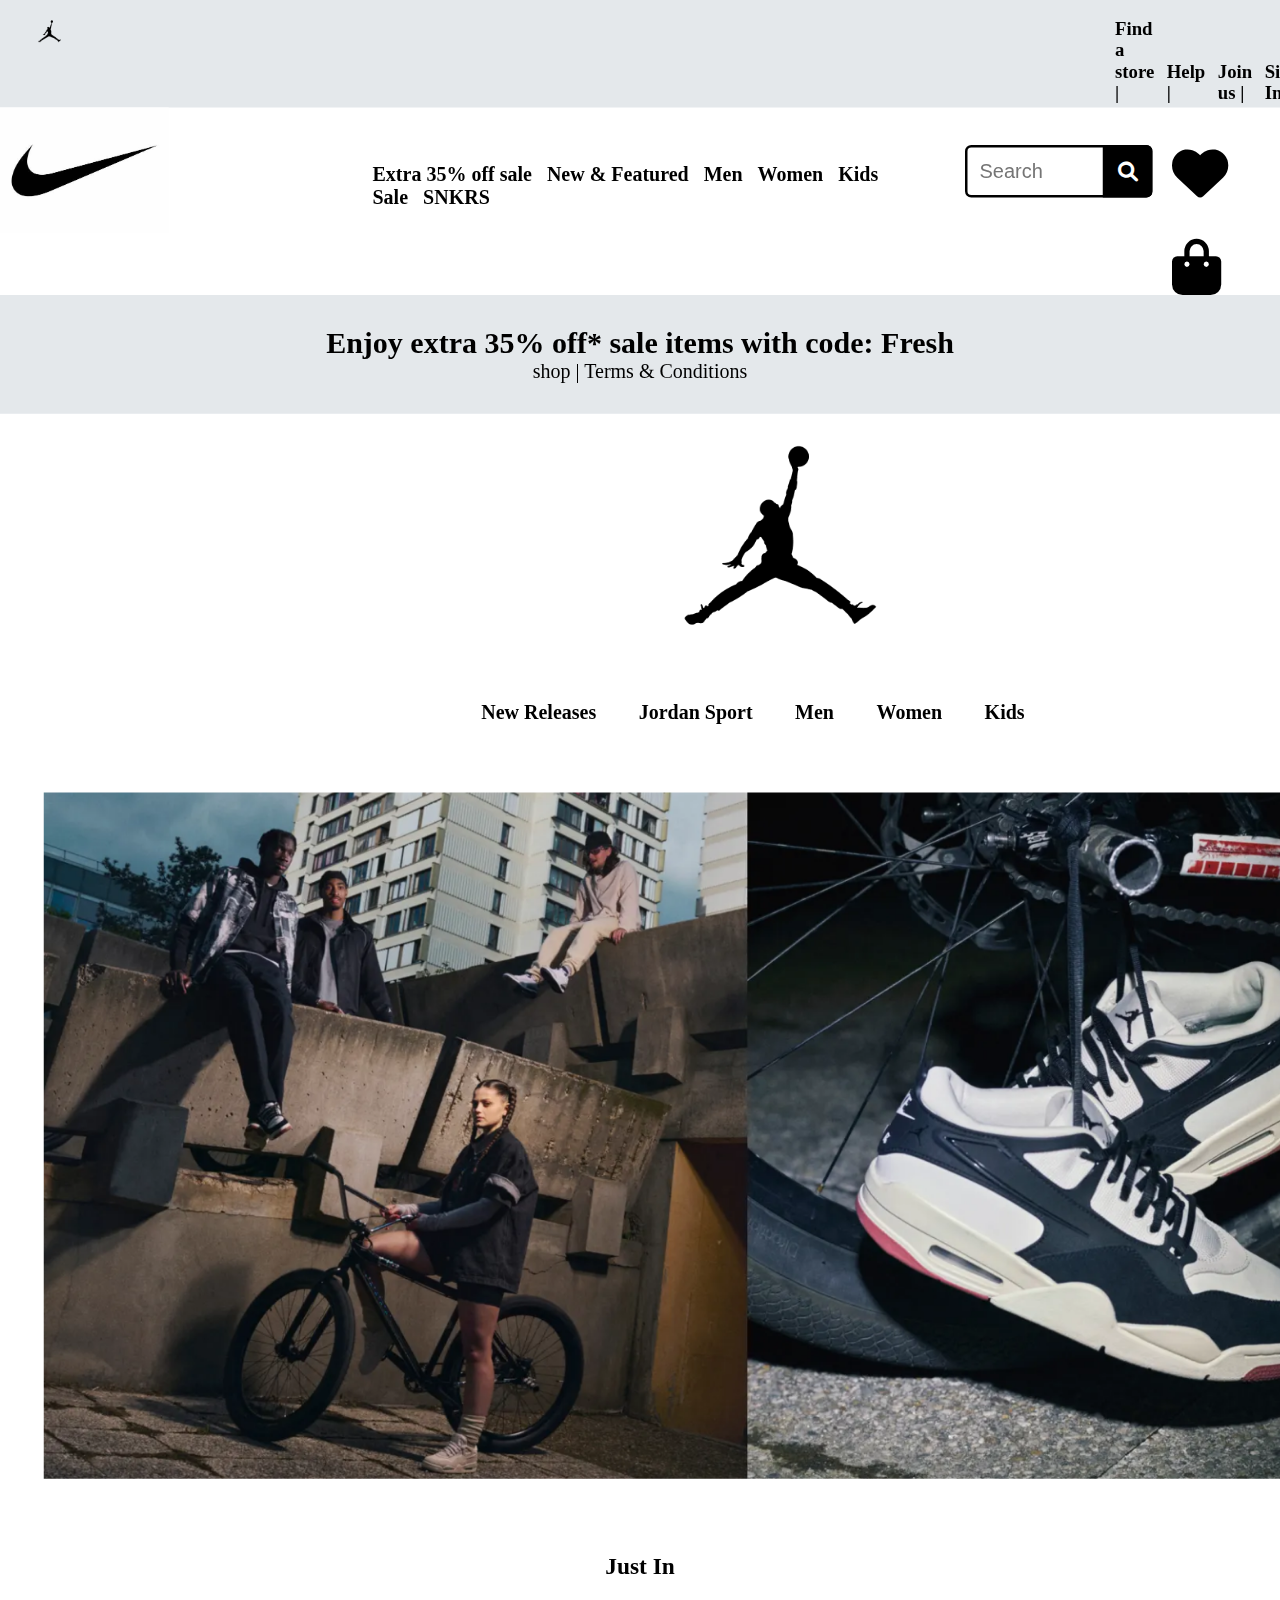
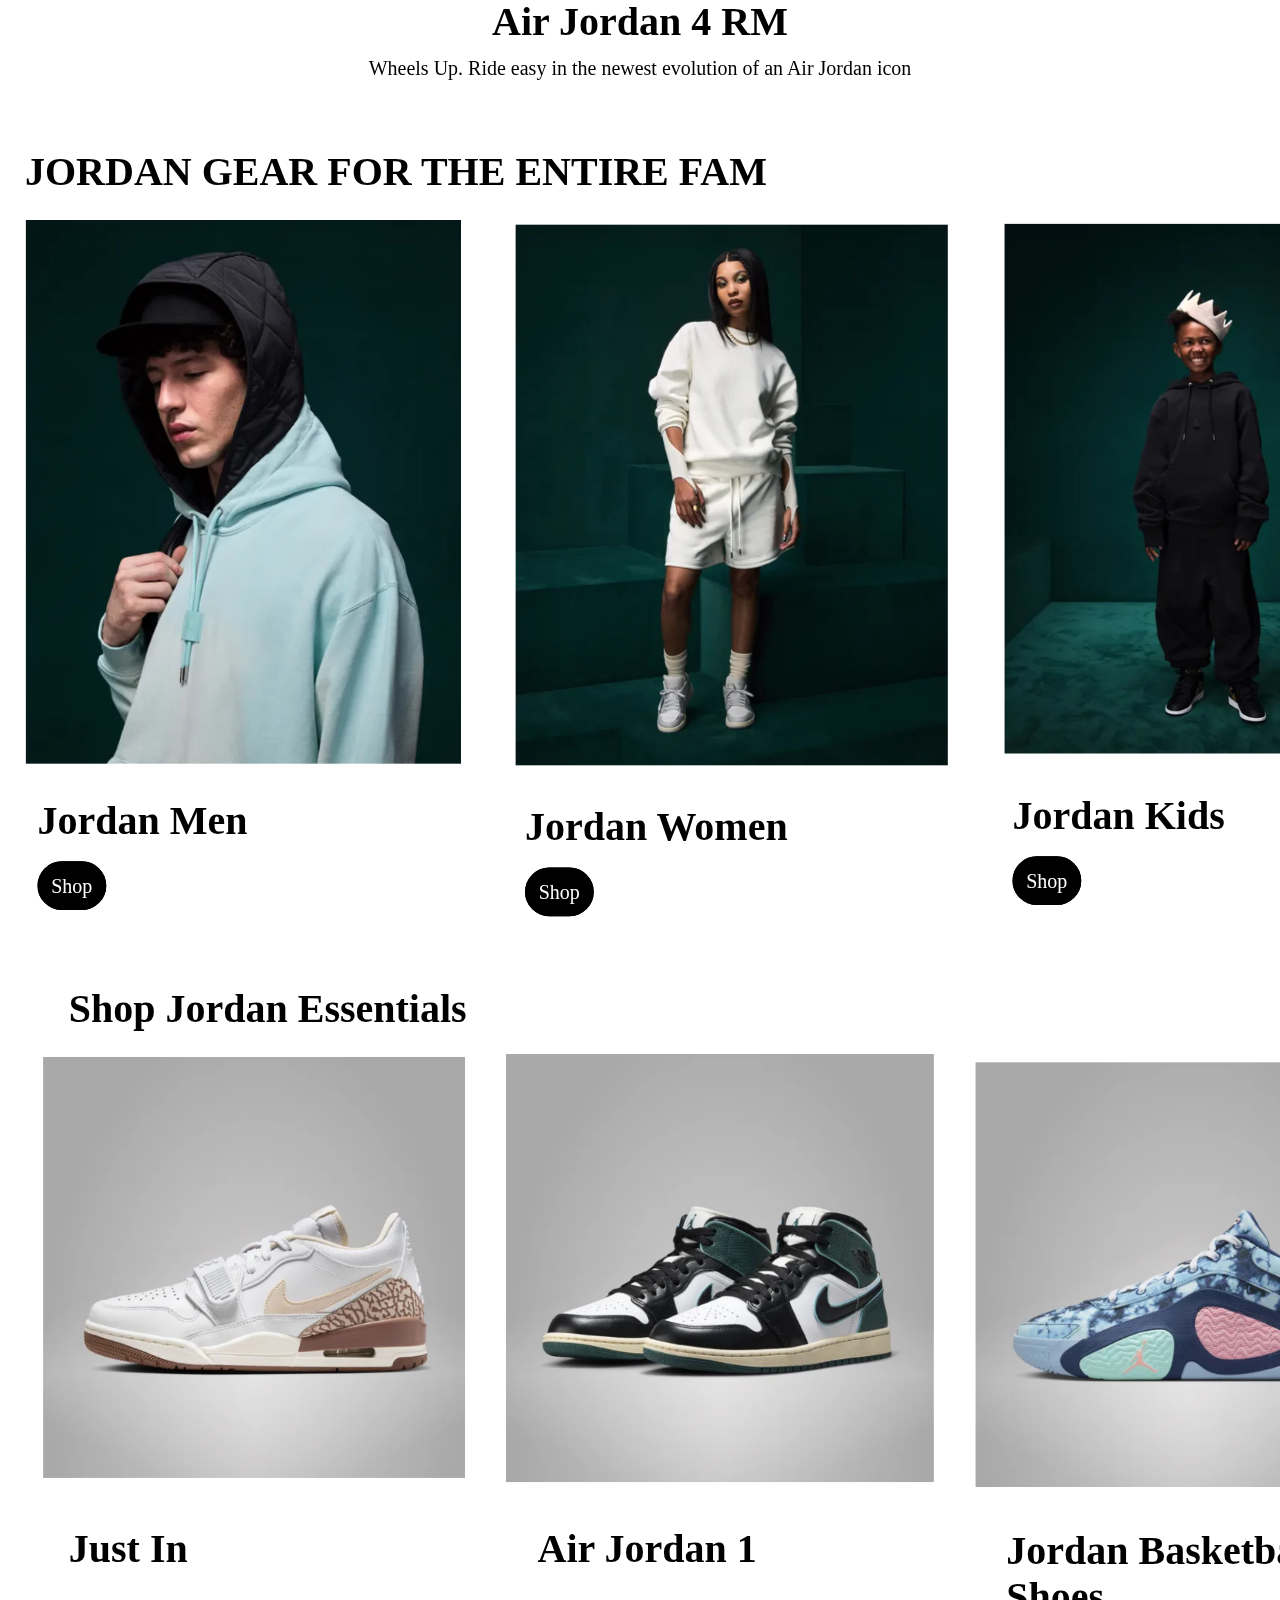
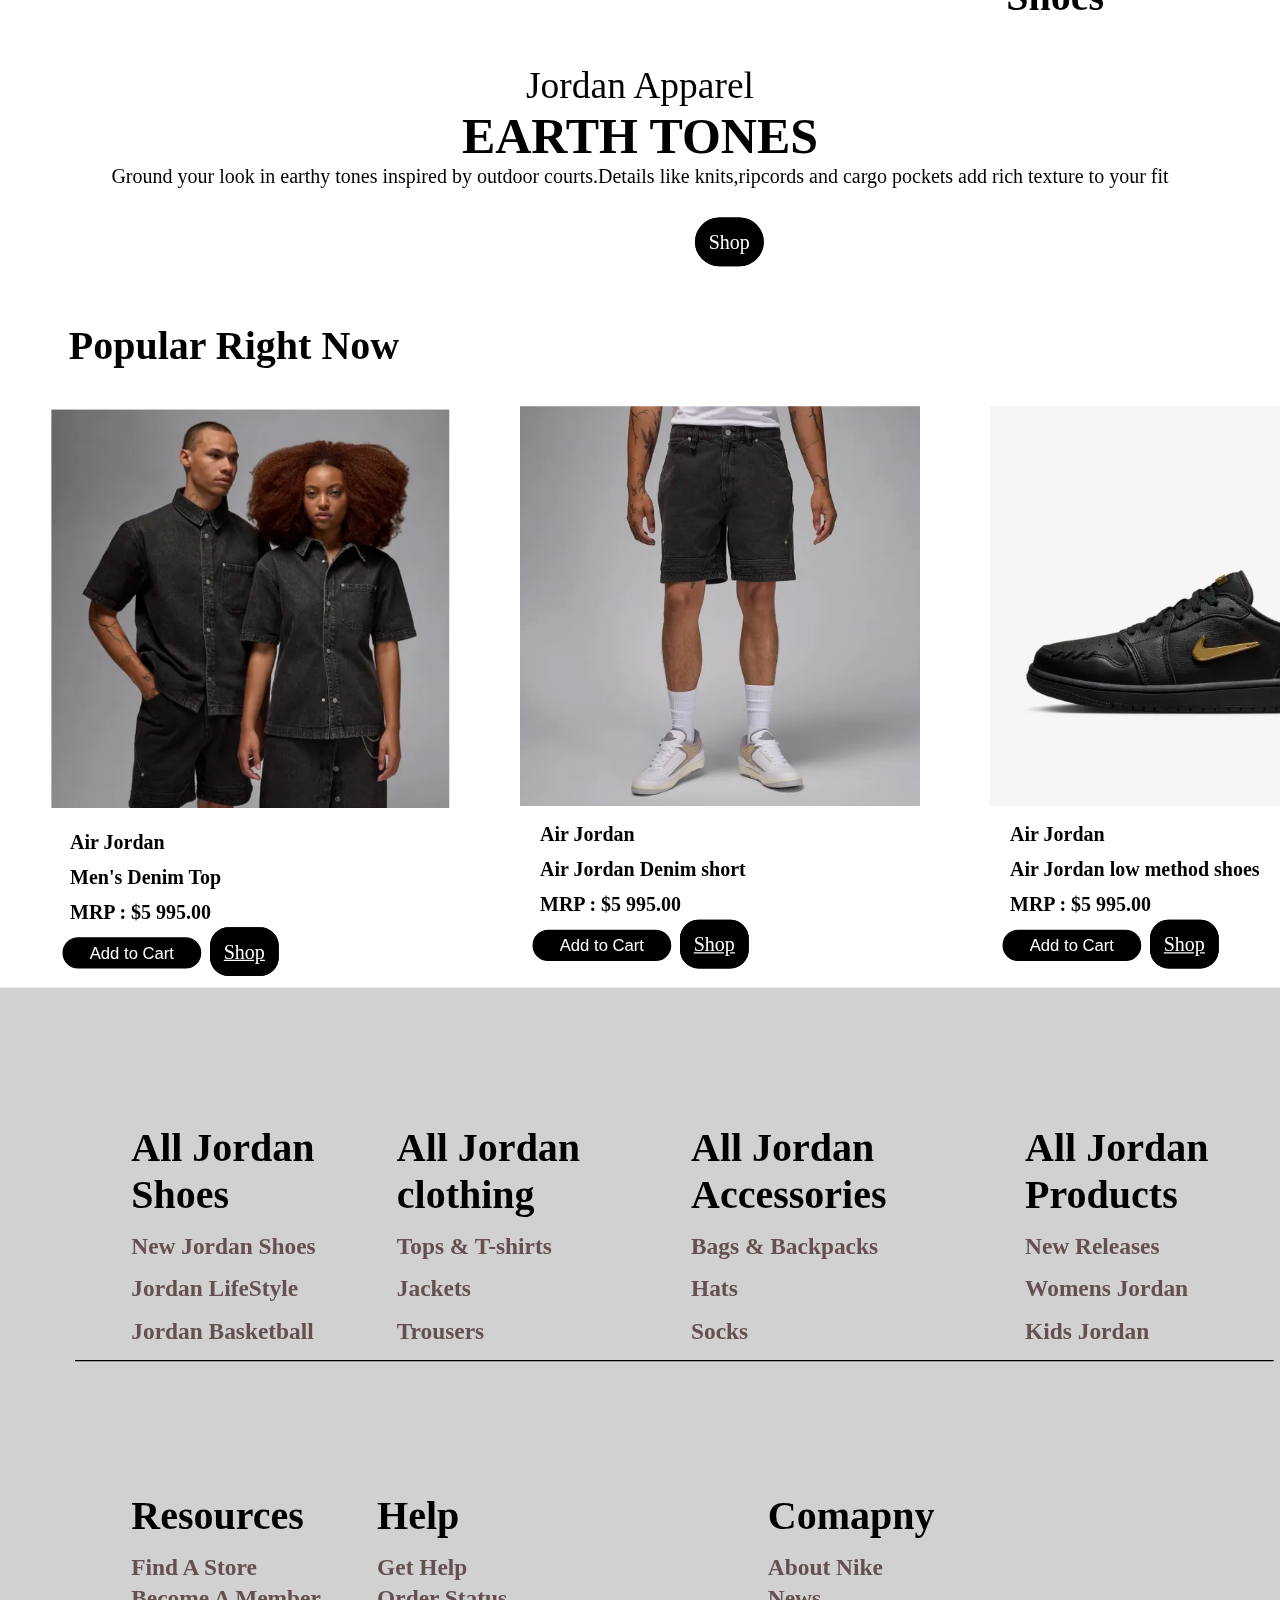
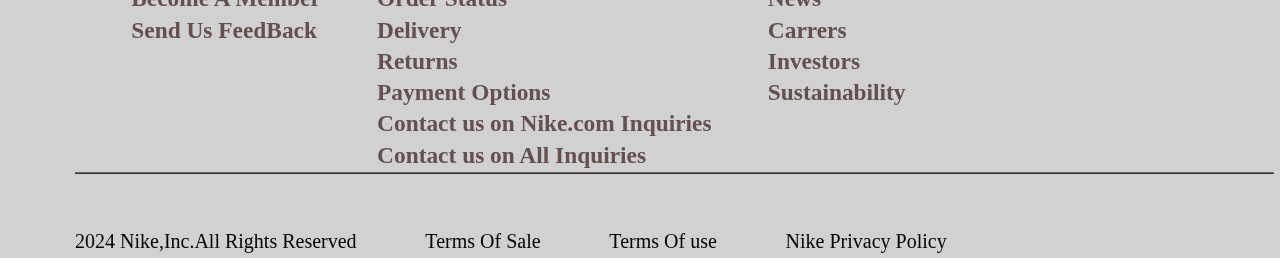
<file: index.html>
<!DOCTYPE html>
<html lang="en">
<head>
    <meta charset="UTF-8">
    <meta name="viewport" content="width=device-width, initial-scale=1.0">
    <link rel="stylesheet" href="Style.css">
    <link rel="stylesheet" href="https://cdnjs.cloudflare.com/ajax/libs/font-awesome/6.0.0-beta3/css/all.min.css">


    <title>Nike/Jordan</title>
    <style>
        body {
            transform: scale(1.25);
            transform-origin: top left; /* Scale from the top left corner */
            width: 80%; /* Adjust the width to fit the viewport */
            overflow-x: hidden; /* Prevent horizontal overflow */
        }
    </style>
</head>
<body>
    <section class="top1">
        <div class="logo">
            <a href="index.html">

            <img src="Air-Jordan-Logo-1 (1).png" >
            </a>
        </div>
        <div class="notch">
                <a href="#">Find a store |</a>
                <a href="#">Help |</a>
                <a href="#">Join us      |</a>
                <a href="signuppage.html">Sign In</a>
        </div>
    </section>
        <Section class="top2">
            <div class="logo2nike">
                <img src="OIP.jpeg">
            </div>
            <div class="notch2">
                <a href="#">Extra 35% off sale</a>
                <a href="#">New & Featured</a>
                <a href="#">Men</a>
                <a href="#">Women</a>
                <a href="#">Kids</a>
                <a href="#">Sale</a>
                <a href="#">SNKRS</a>
            </div>
            <div class="search">
                <input type="text" placeholder="Search" field="required">
                <i class="fas fa-search"></i>
            </div>
            <div class="wishlist">
                <i class="fas fa-heart"></i>
                <i class="fas fa-shopping-bag" id="cart-toggle"></i>
                
            </div>

           

        </Section>


<section class="top3">
    <div class="notch3">
        <h2 class="header">Enjoy extra 35% off* sale items with code: Fresh</h2>
        <p class="para">shop | Terms & Conditions</p>
    </div>
</section>

<section class="top4">
    <div class="logo3">
        <img src="Air-Jordan-Logo-1 (1).png">
    </div>
</section>

<section class="top5">
    <div class="notch4">
            <a href="#">New Releases</a>
            <a href="#">Jordan Sport</a>
            <a href="#">Men</a>
            <a href="#">Women</a>
            <a href="#">Kids</a>

    </div>
</section>

<section class="imagesection">

            <img src="Screenshot 2024-08-28 182946.png">


</section>


<section class="typo">
<div class="air4">

    <h3 class="so">Just In</h3>
    <h1 class="what">Air Jordan 4 RM</h1>
    <p class="re">Wheels Up. Ride easy in the newest evolution of an Air Jordan icon</p>
</div>

</section>

<section class="mainsection">
<div class="title">
    <h1>JORDAN GEAR FOR THE ENTIRE FAM</h1>
</div>
<div class="ramp">
<div class="img1">
    <img src="Screenshot 2024-08-28 190919.png">
    <h1>Jordan Men</h1>
    <a href="#">Shop</a>
</div>
<div class="img1">
    <img src="sad.png">
    <h1>Jordan Women</h1>
    <a href="#">Shop</a>
    
</div>
<div class="img1">
    <img src="child.png">
    <h1>Jordan Kids</h1>
    <a href="#">Shop</a>
</div>
</div>
</section>

<section class="essentials">
    <div class="essettitle">
            <h1>Shop Jordan Essentials</h1>
        </div>
        <div class="essentimages">
            <div class="img2">
                <img src="justin.png">
                <h1>Just In</h1>
            </div>
            <div class="img2">
                <img src="air jordan.png">
                <h1>Air Jordan 1 </h1>
            </div>
            <div class="img2">
                <img src="new.png">
                <h1>Jordan Basketball Shoes</h1>
            </div>
            <div class="img2">
                <img src="shirts.png">
                <h1>Complete Look</h1>
            </div>
        </div>
</section>


<section class="appeal">
    <div class="line1">
        <p>Jordan Apparel</p>
    </div>
    <div class="line2">
        <p>EARTH TONES</p>
    </div>
    <div class="line3">
        <p>Ground your look in earthy tones inspired by outdoor courts.Details like knits,ripcords and cargo pockets add rich texture to your fit</p>
    </div>
    <div class="line4">
        <a href="#">Shop</a>
    </div>

</section>


<div class="pop">
    <h1>Popular Right Now</h1>
</div>
<section class="popular">
    
<!-- <div classs="allpopular"> -->
<div class="image1">
    <img src="Screenshot 2024-08-28 210702.png">
    <p>Air Jordan</p>
    <p>Men's Denim Top</p>
    <p>MRP : $5 995.00</p>
    <button class="add-to-cart" onclick="addToCart('Mens Denim Top', 5995.00,'Screenshot 2024-08-28 210702.png')">Add to Cart</button>
    <a href="shopdress1.html">Shop</a>
    
</div>
<div class="image1">
    <img src="air-jordan-denim-shorts-rgKjjq.png">
    <p>Air Jordan</p>
    <p>Air Jordan Denim short</p>
    <p>MRP : $5 995.00</p>
    <button class="add-to-cart" onclick="addToCart('Air Jordan Denim short', 1999.00,'air-jordan-denim-shorts-rgKjjq.png')">Add to Cart</button>
    <a href="shopdress2.html">Shop</a>
</div>
<div class="image1">
    <img src="air-jordan-1-low-method-of-make-shoes-m6FCTq.png">
    <p>Air Jordan</p>
    <p>Air Jordan low method shoes</p>
    <p>MRP : $5 995.00</p>
    <button class="add-to-cart" onclick="addToCart('Air Jordan low method shoes', 1999.00,'air-jordan-1-low-method-of-make-shoes-m6FCTq.png')">Add to Cart</button>
    <a href="shopdress3.html">Shop</a>
   
</div>
<div class="image1">
    <img src="luka-3-pf-speedway-basketball-shoes-XXCxmh.png">
    <p>Air Jordan</p>
    <p>luka-3 Basketball shoes</p>
    <p>MRP : $5 995.00</p>
    <button class="add-to-cart" onclick="addToCart('luka-3 Basketball shoes', 1999.00,'luka-3-pf-speedway-basketball-shoes-XXCxmh.png')">Add to Cart</button>
    
  
</div>

<div class="image1">
    <img src="air-jordan-1-mid-shoes-SQf7DM.png">
    <p>Air Jordan</p>
    <p>Air Jordan mid shoes</p>
    <p>MRP : $5 995.00</p>
    <button class="add-to-cart" onclick="addToCart('Air Jordan mid shoes',1999.00,'air-jordan-1-mid-shoes-SQf7DM.png')">Add to Cart</button>
   

</div>
<div class="image1">
    <img src="luka-3-pf-team-bank-basketball-shoes-R98G8D.png">
    <p>Air Jordan</p>
    <p>Team Bank Basketball Shoes</p>
    <p>MRP : $5 995.00</p>
    <button class="add-to-cart" onclick="addToCart('Team Bank Basketball Shoes', 1999.00,'luka-3-pf-team-bank-basketball-shoes-R98G8D.png')">Add to Cart</button>
  
</div>
<div class="image1">
    <img src="jordan-super-play-slides-Cfj5Q4.png">
    <p>Air Jordan</p>
    <p>Jordan super Play slides</p>
    <p>MRP : $5 995.00</p>
    <button class="add-to-cart" onclick="addToCart('Jordan super Play slides', 1999.00,'jordan-super-play-slides-Cfj5Q4.png')">Add to Cart</button>
    
</div>
<div class="image1">
    <img src="air-jordan-1-low-shoes-6Q1tFM.png">
    <p>Air Jordan</p>
    <p>Air Jordan Low Shoes</p>
    <p>MRP : $5 995.00</p>
    <button class="add-to-cart" onclick="addToCart('Air Jordan Low Shoes', 1999.00,'air-jordan-1-low-shoes-6Q1tFM.png')">Add to Cart</button>
  
</div>
<div class="image1">
    <img src="jordan-mvp-jumpman-t-shirt-5c24Ff.png">
    <p>Air Jordan</p>
    <p>Jordan MVP Jumpman T-shirt</p>
    <p>MRP : $5 995.00</p>
    <button class="add-to-cart" onclick="addToCart('Jordan MVP Jumpman T-shirt', 1999.00,'jordan-mvp-jumpman-t-shirt-5c24Ff.png')">Add to Cart</button>
   
    

</div>
<div class="image1">
    <img src="jordan-essentials-long-sleeve-rugby-top-bhFlZ4.png">
    <p>Air Jordan</p>
    <p>Jordan Long Sleeves Rubgy Top</p>
    <p>MRP : $5 995.00</p>
    <button class="add-to-cart" onclick="addToCart('Jordan Long Sleeves Rubgy Top', 1999.00,'jordan-essentials-long-sleeve-rugby-top-bhFlZ4.png')">Add to Cart</button>
    
</div>

<!-- </div> -->
</section>


<section class="footer">
    <div class="blanktitle">
        <div class="jordanshoes">
            <h1>All Jordan Shoes</h1>
            <h3>New Jordan Shoes</h3>
            <h3>Jordan LifeStyle</h3>
            <h3>Jordan Basketball</h3>

        </div>
        <div class="jordanshoes">
            <h1>All Jordan clothing</h1>
            <h3>Tops & T-shirts</h3>
            <h3>Jackets</h3>
            <h3>Trousers</h3>

        </div>
        <div class="jordanshoes">
            <h1>All Jordan Accessories</h1>
            <h3>Bags & Backpacks</h3>
            <h3>Hats</h3>
            <h3>Socks</h3>

        </div>
        <div class="jordanshoes">
            <h1>All Jordan Products</h1>
            <h3>New Releases</h3>
            <h3>Womens Jordan</h3>
            <h3>Kids Jordan</h3>

        </div>
    </div>


    <section class="footer2">
            <div class="media">
                    <div class="mediatek">
                        <h1>Resources</h1>
            <h3>Find A Store</h3>
            <h3>Become A Member</h3>
            <h3>Send Us FeedBack</h3>
                    </div>
                    <div class="mediatek">
                        <h1>Help</h1>
            <h3>Get Help</h3>
            <h3>Order Status</h3>
            <h3>Delivery</h3>
            <h3>Returns</h3>
            <h3>Payment Options</h3>
            <h3>Contact us on Nike.com Inquiries</h3>
            <h3>Contact us on All Inquiries</h3>
</div>
                    <div class="mediatek">
                        <h1>Comapny</h1>
            <h3>About Nike</h3>
            <h3>News</h3>
            <h3>Carrers</h3>
            <h3>Investors</h3>
            <h3>Sustainability</h3>
                    </div>



            </div>



    </section>


<section class="footer3">
    <div class="corpo">
        <p>2024 Nike,Inc.All Rights Reserved</p>
        <p>Terms Of Sale</p>
        <p>Terms Of use</p>
        <p>Nike Privacy Policy</p>
    </div>
</section>

</section>
<section class="cart-section" id="cart">
    <div class="cart-header">
        <h2>Your Cart</h2>
        <i class="fas fa-times" id="cart-close"></i>
    </div>
    

    <div id="cart-items"></div>
    <p id="total-price"></p>
    
</section>
<script src="app.js"></script>

<script>
    // Optional: Adjust scroll position after scaling
    window.onload = function() {
        window.scrollTo(0, 0); // Scroll to top after loading
    };
</script>


</body>
</html>
</file>
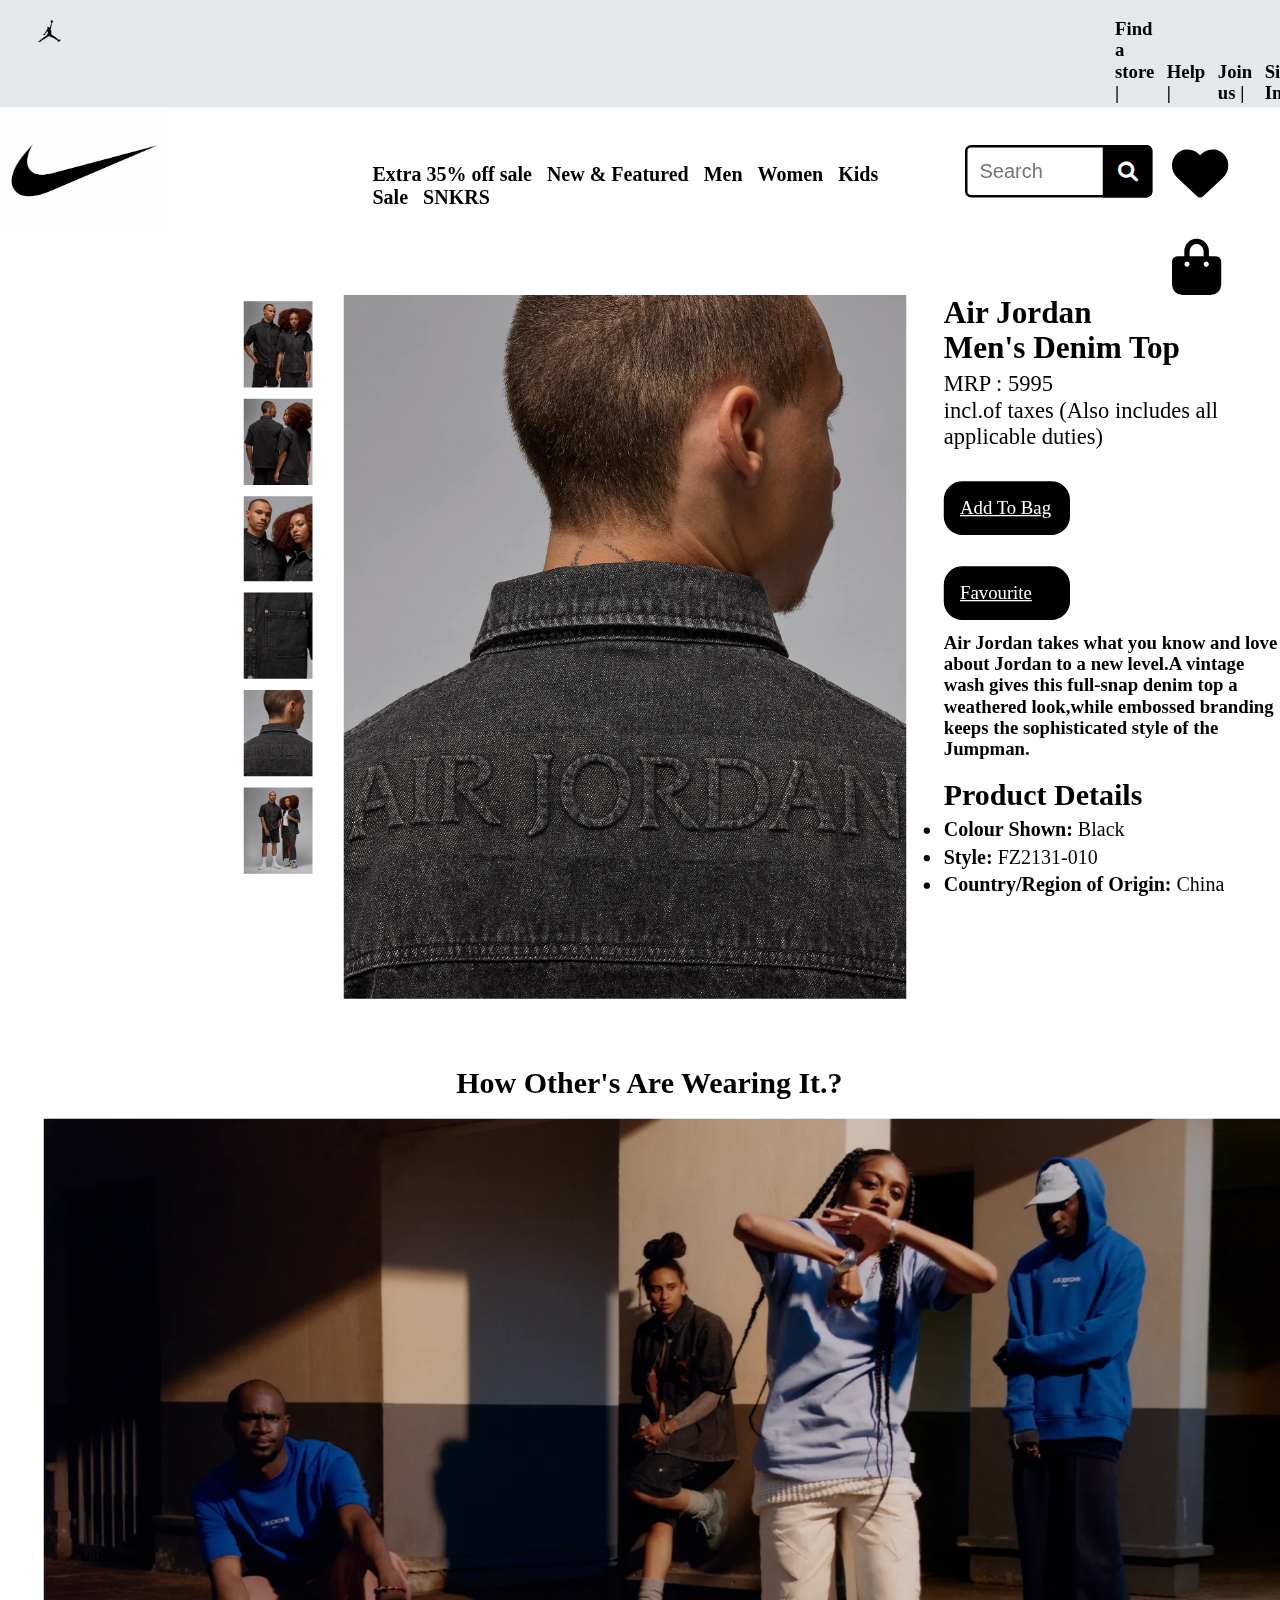
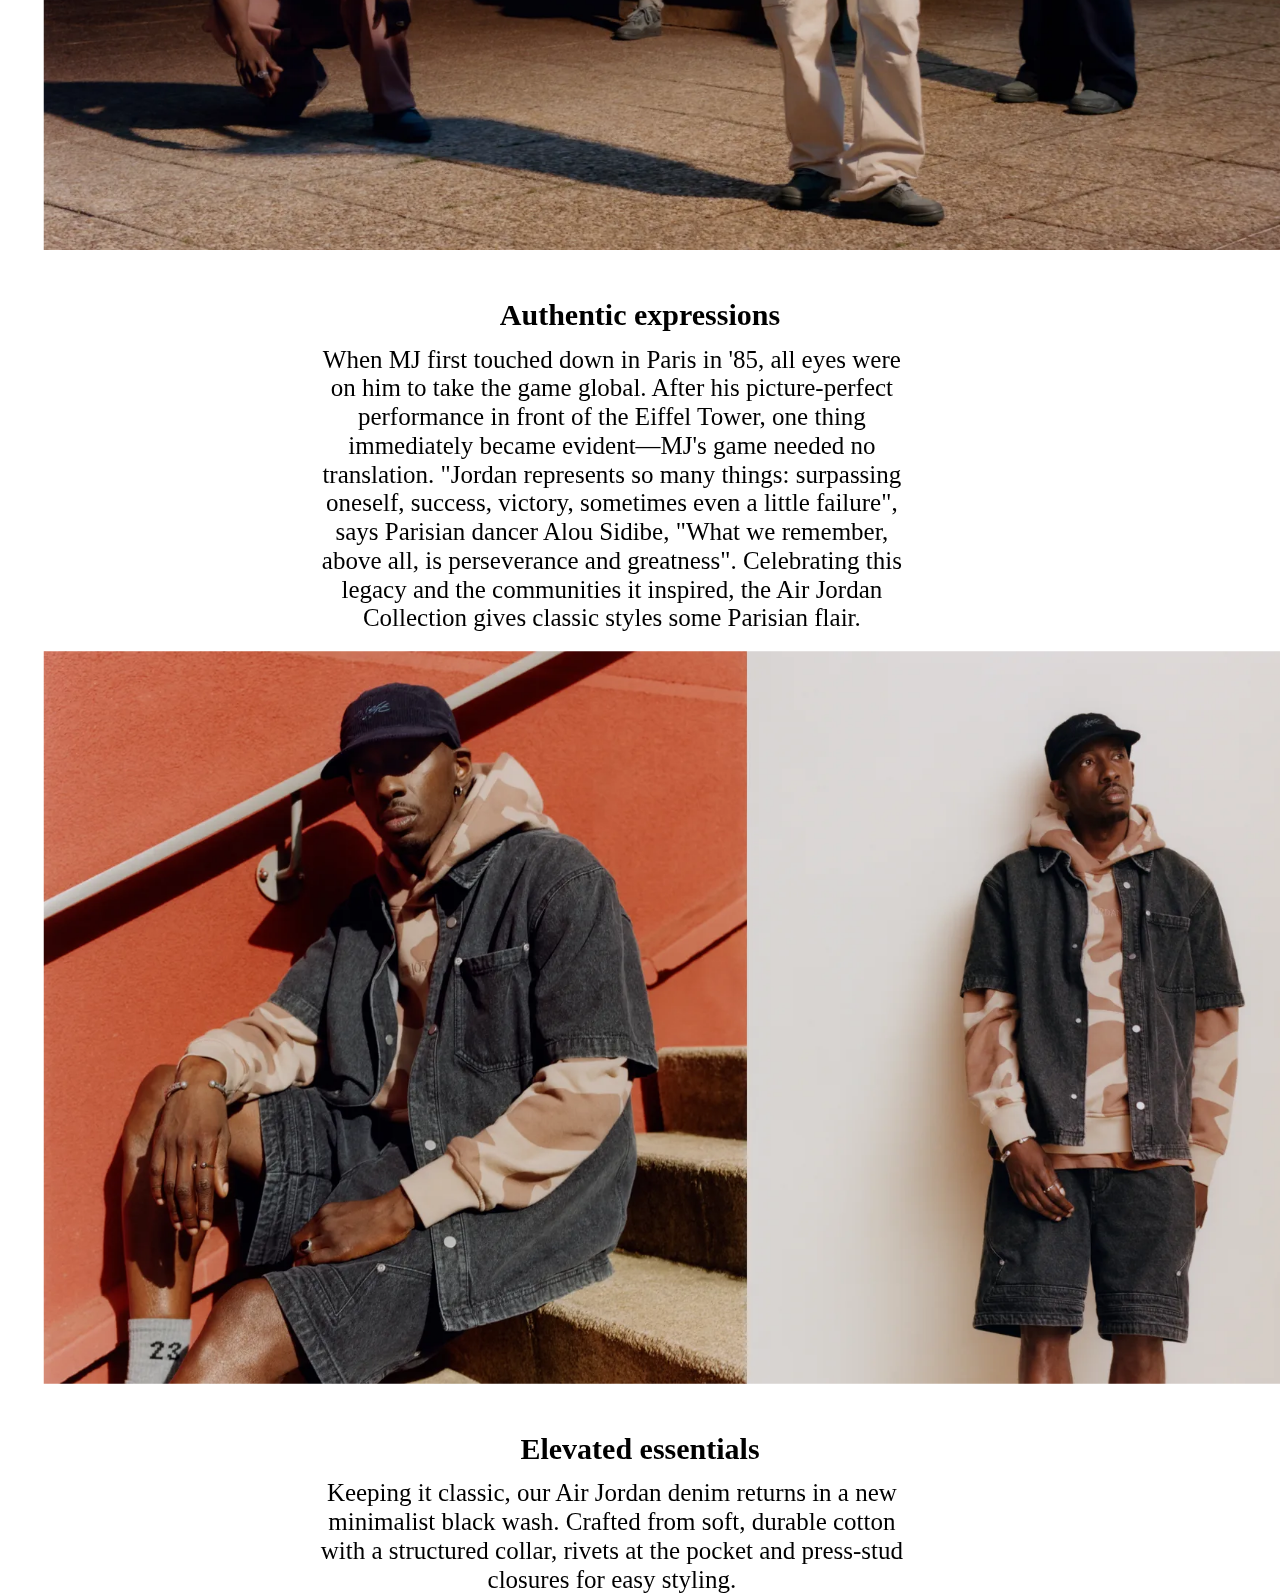
<file: shopdress1.html>
<!DOCTYPE html>
<html lang="en">
<head>
    <meta charset="UTF-8">
    <meta name="viewport" content="width=device-width, initial-scale=1.0">
    <link rel="stylesheet" href="Style.css">
    <link rel="stylesheet" href="https://cdnjs.cloudflare.com/ajax/libs/font-awesome/6.0.0-beta3/css/all.min.css">
    <title>Document</title> <style>
        body {
            transform: scale(1.25);
            transform-origin: top left; /* Scale from the top left corner */
            width: 80%; /* Adjust the width to fit the viewport */
            overflow-x: hidden; /* Prevent horizontal overflow */
        }
    </style>
</head>
<body>
    <section class="top1">
        <div class="logo">
            <a href="index.html">            
                <img src="Air-Jordan-Logo-1 (1).png">
            </a>

        </div>
        <div class="notch">
                <a href="#">Find a store |</a>
                <a href="#">Help |</a>
                <a href="#">Join us      |</a>
                <a href="signuppage.html">Sign In</a>
        </div>
    </section>
        <Section class="top2">
            <div class="logo2nike">
                <img src="OIP.jpeg">
            </div>
            <div class="notch2">
                <a href="#">Extra 35% off sale</a>
                <a href="#">New & Featured</a>
                <a href="#">Men</a>
                <a href="#">Women</a>
                <a href="#">Kids</a>
                <a href="#">Sale</a>
                <a href="#">SNKRS</a>
            </div>
            <div class="search">
                <input type="text" placeholder="Search" field="required">
                <i class="fas fa-search"></i>
            </div>
            <div class="wishlist">
                <i class="fas fa-heart"></i>
                <i class="fas fa-shopping-bag" id="cart-toggle"></i>
                
            </div>

           

        </Section>

<section class="dress">
        <section class="imagedress">
            <div class="smallimage">
                <!-- <img src="M+J+AIR+JDN++TOP.jpeg"> -->
                <img src="M+J+AIR+JDN++TOP.jpeg" alt="Small Image 2" onclick="changeImage('M+J+AIR+JDN++TOP.jpeg')">
            </div>
            <div class="smallimage">
                <!-- <img src="M+J+AIR+JDN++TOP (1).jpeg"> -->
                <img src="M+J+AIR+JDN++TOP (1).jpeg" alt="Small Image 2" onclick="changeImage('M+J+AIR+JDN++TOP (1).jpeg')">
            </div>
            <div class="smallimage">
                <!-- <img src="M+J+AIR+JDN++TOP (2).jpeg"> -->
                <img src="M+J+AIR+JDN++TOP (2).jpeg" alt="Small Image 2" onclick="changeImage('M+J+AIR+JDN++TOP (2).jpeg')">
            </div>
            <div class="smallimage">
                <!-- <img src="M+J+AIR+JDN++TOP (3).jpeg"> -->
                <img src="M+J+AIR+JDN++TOP (3).jpeg" alt="Small Image 2" onclick="changeImage('M+J+AIR+JDN++TOP (3).jpeg')">
            </div>
            <div class="smallimage">
                <!-- <img src="M+J+AIR+JDN++TOP.png"> -->
                <img src="M+J+AIR+JDN++TOP.png" alt="Small Image 2" onclick="changeImage('M+J+AIR+JDN++TOP.png')">
            </div>
            <div class="smallimage">
                <!-- <img src="M+J+AIR+JDN++TOP (4).jpeg"> -->
                <img src="M+J+AIR+JDN++TOP (4).jpeg" alt="Small Image 2" onclick="changeImage('M+J+AIR+JDN++TOP (4).jpeg')">
            </div>
            
        </section>
        <section class="fullsizeimage">
            <div class="fulldress">
                <img id="full-image" img src="M+J+AIR+JDN++TOP.png">
            </div>
            
        </section>



<section class="imagedetails">

<div class="headerline1">
<p>Air Jordan</p>
<p>Men's Denim Top</p>
</div>
<div class="headerline2">
    <p>MRP : 5995</p>
    <p1>incl.of taxes</p1>
    <p1>(Also includes all applicable duties)</p1>
</div>
<div class="headerline3">
    <a href="#">Add To Bag</a>
    
</div>
<div class="headerline3">
    <a href="#">Favourite</a>
    
</div>
<div class="headerline4">
    <p>Air Jordan takes what you know and love about Jordan to a new level.A vintage wash gives this full-snap denim top a weathered look,while embossed branding keeps the sophisticated style of the Jumpman.</p>
</div>
<section class="headerline5">
    <h2>Product Details</h2>
    <ul>
        <li><strong>Colour Shown:</strong> Black</li>
        <li><strong>Style:</strong> FZ2131-010</li>
        <li><strong>Country/Region of Origin:</strong> China</li>
    </ul>
</section>


</section>


        </section>

        <section class="elevated">

<div class="elevation">
    <h2>How Other's Are Wearing It.?</h2>
</div>
<div class="wearningimage">
    <img src="image.jpg">
</div>

        </section>
        <div class="elevation2">
            <h2>Authentic expressions</h2>
        </div>
        <div class="wearningimage">
           <p>When MJ first touched down in Paris in '85, all eyes were on him to take the game global. After his picture-perfect performance in front of the Eiffel Tower, one thing immediately became evident—MJ's game needed no translation. "Jordan represents so many things: surpassing oneself, success, victory, sometimes even a little failure", says Parisian dancer Alou Sidibe, "What we remember, above all, is perseverance and greatness". Celebrating this legacy and the communities it inspired, the Air Jordan Collection gives classic styles some Parisian flair.</p>
           <img src="image (1).jpg">
        </div>
        <div class="elevation2">
            <h2>Elevated essentials</h2>
        </div>
        <div class="wearningimage">
           <p>Keeping it classic, our Air Jordan denim returns in a new minimalist black wash. Crafted from soft, durable cotton with a structured collar, rivets at the pocket and press-stud closures for easy styling.</p>
           
        </div>

        
              




<script>
    function changeImage(imageSrc) {
    document.getElementById('full-image').src = imageSrc;
}
window.onload = function() {
        window.scrollTo(0, 0); // Scroll to top after loading
    };
</script>



</body>
</html>
</file>
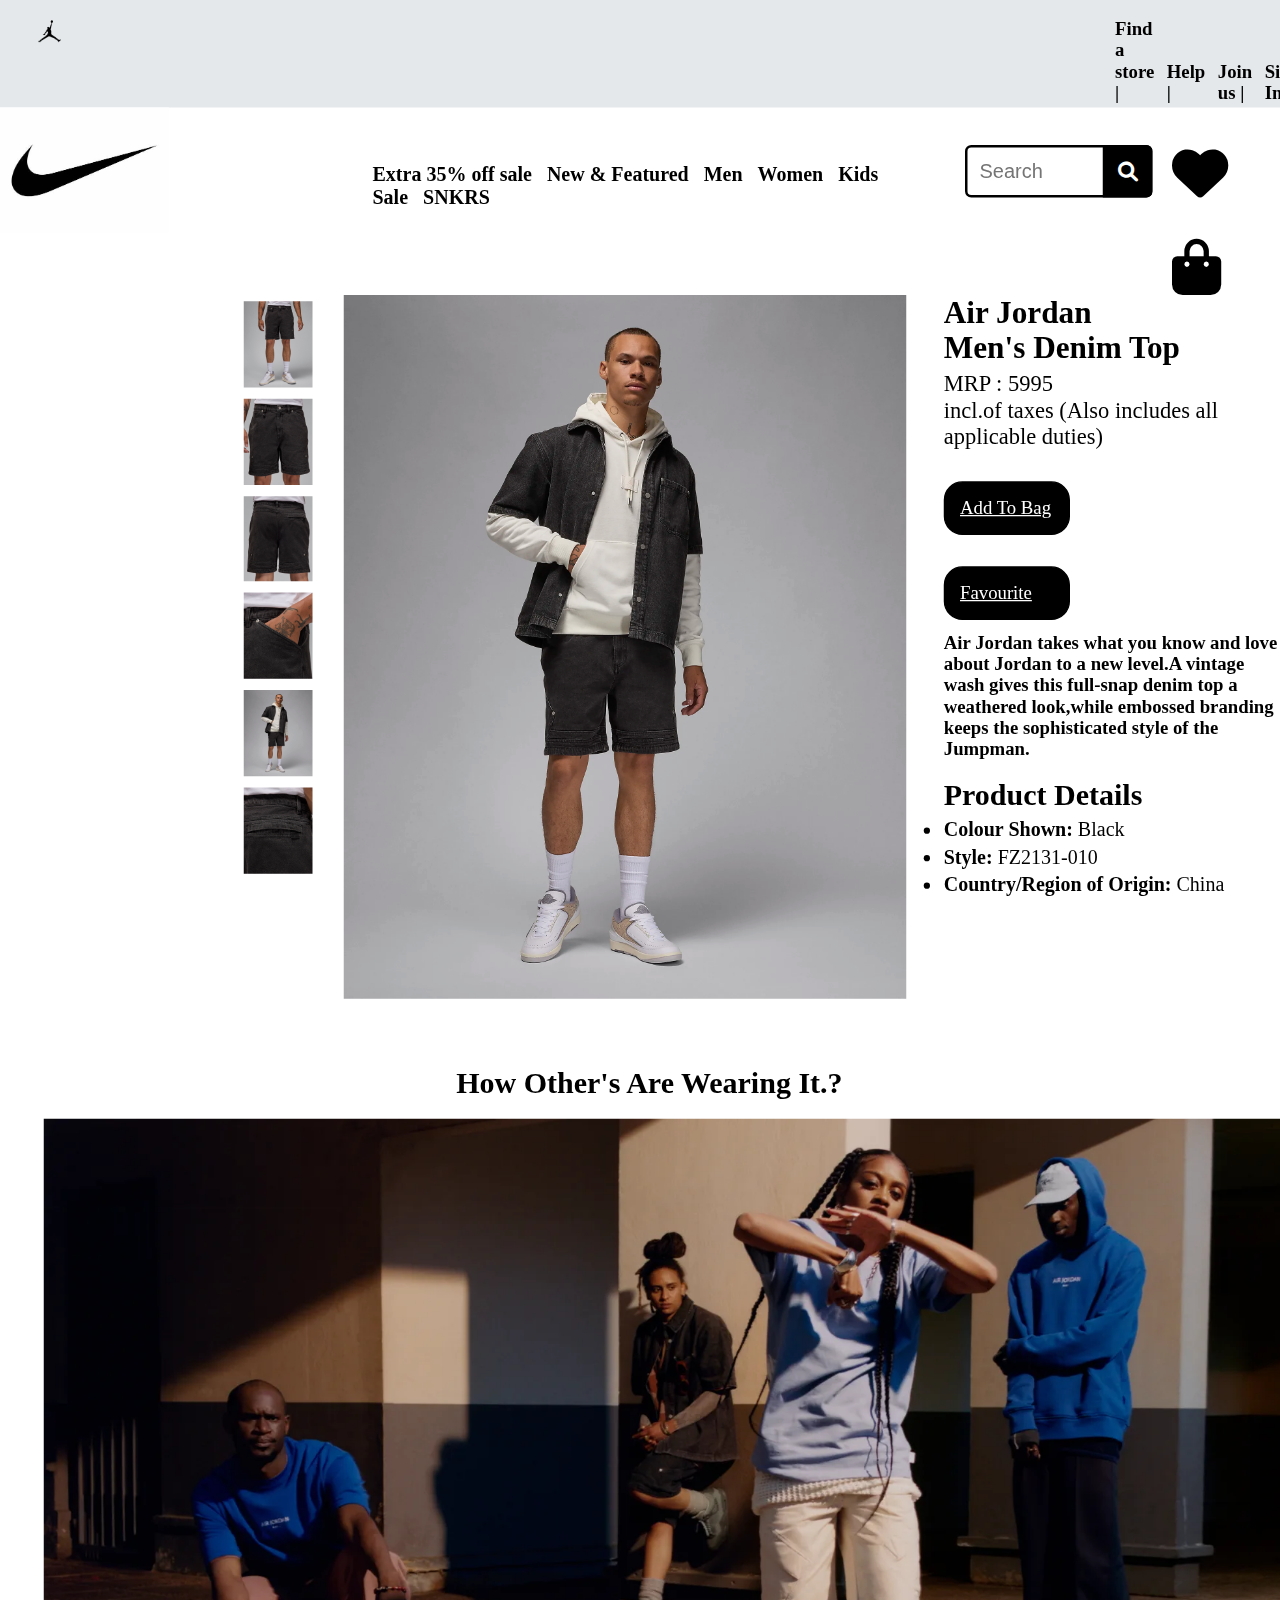
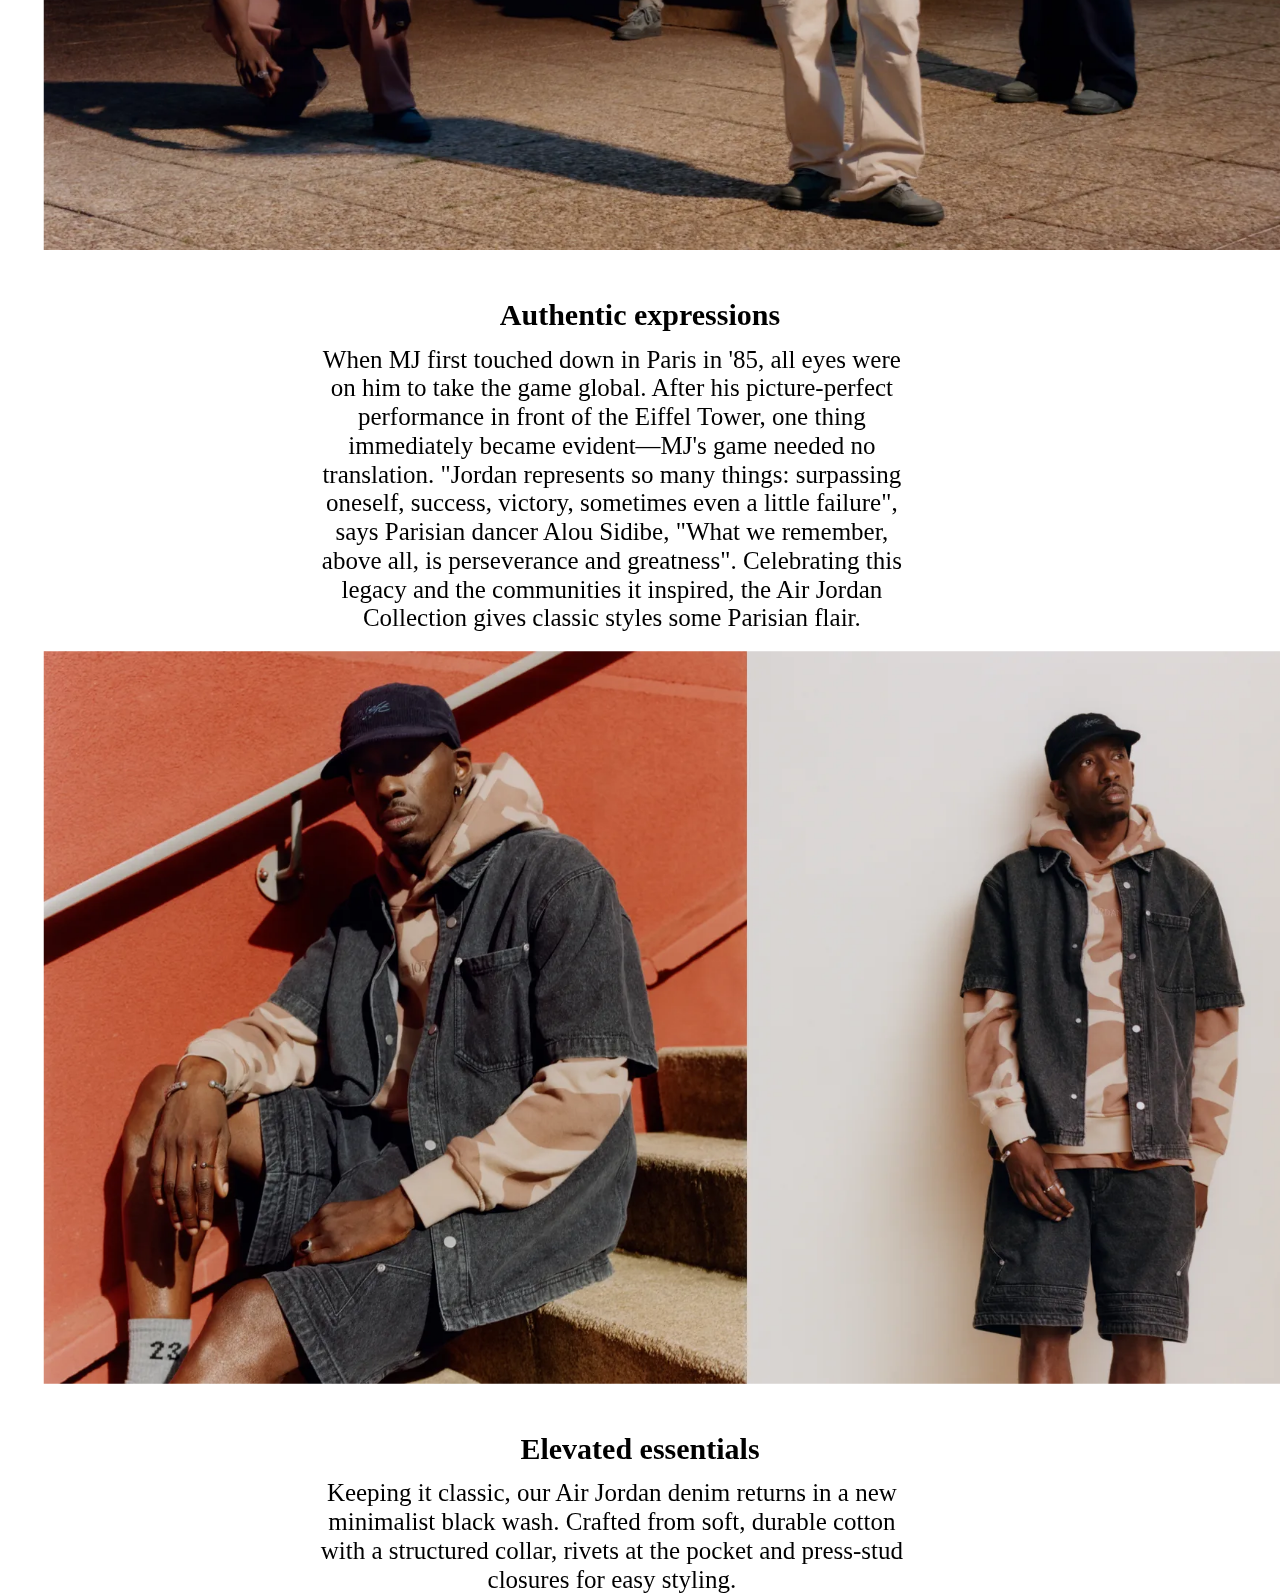
<file: shopdress2.html>
<!DOCTYPE html>
<html lang="en">
<head>
    <meta charset="UTF-8">
    <meta name="viewport" content="width=device-width, initial-scale=1.0">
    <link rel="stylesheet" href="Style.css">
    <link rel="stylesheet" href="https://cdnjs.cloudflare.com/ajax/libs/font-awesome/6.0.0-beta3/css/all.min.css">
    <title>Document</title> <style>
        body {
            transform: scale(1.25);
            transform-origin: top left; /* Scale from the top left corner */
            width: 80%; /* Adjust the width to fit the viewport */
            overflow-x: hidden; /* Prevent horizontal overflow */
        }
    </style>
</head>
<body>
    <section class="top1">
        <div class="logo">
            <a href="index.html"> 
            <img src="Air-Jordan-Logo-1 (1).png">
            </a>
        </div>
        <div class="notch">
                <a href="#">Find a store |</a>
                <a href="#">Help |</a>
                <a href="#">Join us      |</a>
                <a href="signuppage.html">Sign In</a>
        </div>
    </section>
        <Section class="top2">
            <div class="logo2nike">
                <img src="OIP.jpeg">
            </div>
            <div class="notch2">
                <a href="#">Extra 35% off sale</a>
                <a href="#">New & Featured</a>
                <a href="#">Men</a>
                <a href="#">Women</a>
                <a href="#">Kids</a>
                <a href="#">Sale</a>
                <a href="#">SNKRS</a>
            </div>
            <div class="search">
                <input type="text" placeholder="Search" field="required">
                <i class="fas fa-search"></i>
            </div>
            <div class="wishlist">
                <i class="fas fa-heart"></i>
                <i class="fas fa-shopping-bag" id="cart-toggle"></i>
                
            </div>

           

        </Section>

<section class="dress">
        <section class="imagedress">
            <div class="smallimage">
                <!-- <img src="M+J+AIR+JDN++TOP.jpeg"> -->
                <img src="M+J+AIR+JDN+SHORT.jpeg" alt="Small Image 2" onclick="changeImage('M+J+AIR+JDN+SHORT.jpeg')">
            </div>
            <div class="smallimage">
                <!-- <img src="M+J+AIR+JDN++TOP (1).jpeg"> -->
                <img src="M+J+AIR+JDN+SHORT (1).jpeg" alt="Small Image 2" onclick="changeImage('M+J+AIR+JDN+SHORT (1).jpeg')">
            </div>
            <div class="smallimage">
                <!-- <img src="M+J+AIR+JDN++TOP (2).jpeg"> -->
                <img src="M+J+AIR+JDN+SHORT (2).jpeg" alt="Small Image 2" onclick="changeImage('M+J+AIR+JDN+SHORT (2).jpeg')">
            </div>
            <div class="smallimage">
                <!-- <img src="M+J+AIR+JDN++TOP (3).jpeg"> -->
                <img src="M+J+AIR+JDN+SHORT (3).jpeg" alt="Small Image 2" onclick="changeImage('M+J+AIR+JDN+SHORT (3).jpeg')">
            </div>
            <div class="smallimage">
                <!-- <img src="M+J+AIR+JDN++TOP.png"> -->
                <img src="M+J+AIR+JDN+SHORT.png" alt="Small Image 2" onclick="changeImage('M+J+AIR+JDN+SHORT.png')">
            </div>
            <div class="smallimage">
                <!-- <img src="M+J+AIR+JDN++TOP (4).jpeg"> -->
                <img src="M+J+AIR+JDN+SHORT (4).jpeg" alt="Small Image 2" onclick="changeImage('M+J+AIR+JDN+SHORT (4).jpeg')">
            </div>
            
        </section>
        <section class="fullsizeimage">
            <div class="fulldress">
                <img id="full-image" img src="M+J+AIR+JDN+SHORT.png">
            </div>
            
        </section>



<section class="imagedetails">

<div class="headerline1">
<p>Air Jordan</p>
<p>Men's Denim Top</p>
</div>
<div class="headerline2">
    <p>MRP : 5995</p>
    <p1>incl.of taxes</p1>
    <p1>(Also includes all applicable duties)</p1>
</div>
<div class="headerline3">
    <a href="#">Add To Bag</a>
    
</div>
<div class="headerline3">
    <a href="#">Favourite</a>
    
</div>
<div class="headerline4">
    <p>Air Jordan takes what you know and love about Jordan to a new level.A vintage wash gives this full-snap denim top a weathered look,while embossed branding keeps the sophisticated style of the Jumpman.</p>
</div>
<section class="headerline5">
    <h2>Product Details</h2>
    <ul>
        <li><strong>Colour Shown:</strong> Black</li>
        <li><strong>Style:</strong> FZ2131-010</li>
        <li><strong>Country/Region of Origin:</strong> China</li>
    </ul>
</section>


</section>


        </section>

        <section class="elevated">

<div class="elevation">
    <h2>How Other's Are Wearing It.?</h2>
</div>
<div class="wearningimage">
    <img src="image.jpg">
</div>

        </section>
        <div class="elevation2">
            <h2>Authentic expressions</h2>
        </div>
        <div class="wearningimage">
           <p>When MJ first touched down in Paris in '85, all eyes were on him to take the game global. After his picture-perfect performance in front of the Eiffel Tower, one thing immediately became evident—MJ's game needed no translation. "Jordan represents so many things: surpassing oneself, success, victory, sometimes even a little failure", says Parisian dancer Alou Sidibe, "What we remember, above all, is perseverance and greatness". Celebrating this legacy and the communities it inspired, the Air Jordan Collection gives classic styles some Parisian flair.</p>
           <img src="image (1).jpg">
        </div>
        <div class="elevation2">
            <h2>Elevated essentials</h2>
        </div>
        <div class="wearningimage">
           <p>Keeping it classic, our Air Jordan denim returns in a new minimalist black wash. Crafted from soft, durable cotton with a structured collar, rivets at the pocket and press-stud closures for easy styling.</p>
           
        </div>

        
              




<script>
    function changeImage(imageSrc) {
    document.getElementById('full-image').src = imageSrc;
}
window.onload = function() {
        window.scrollTo(0, 0); // Scroll to top after loading
    };
</script>



</body>
</html>
</file>
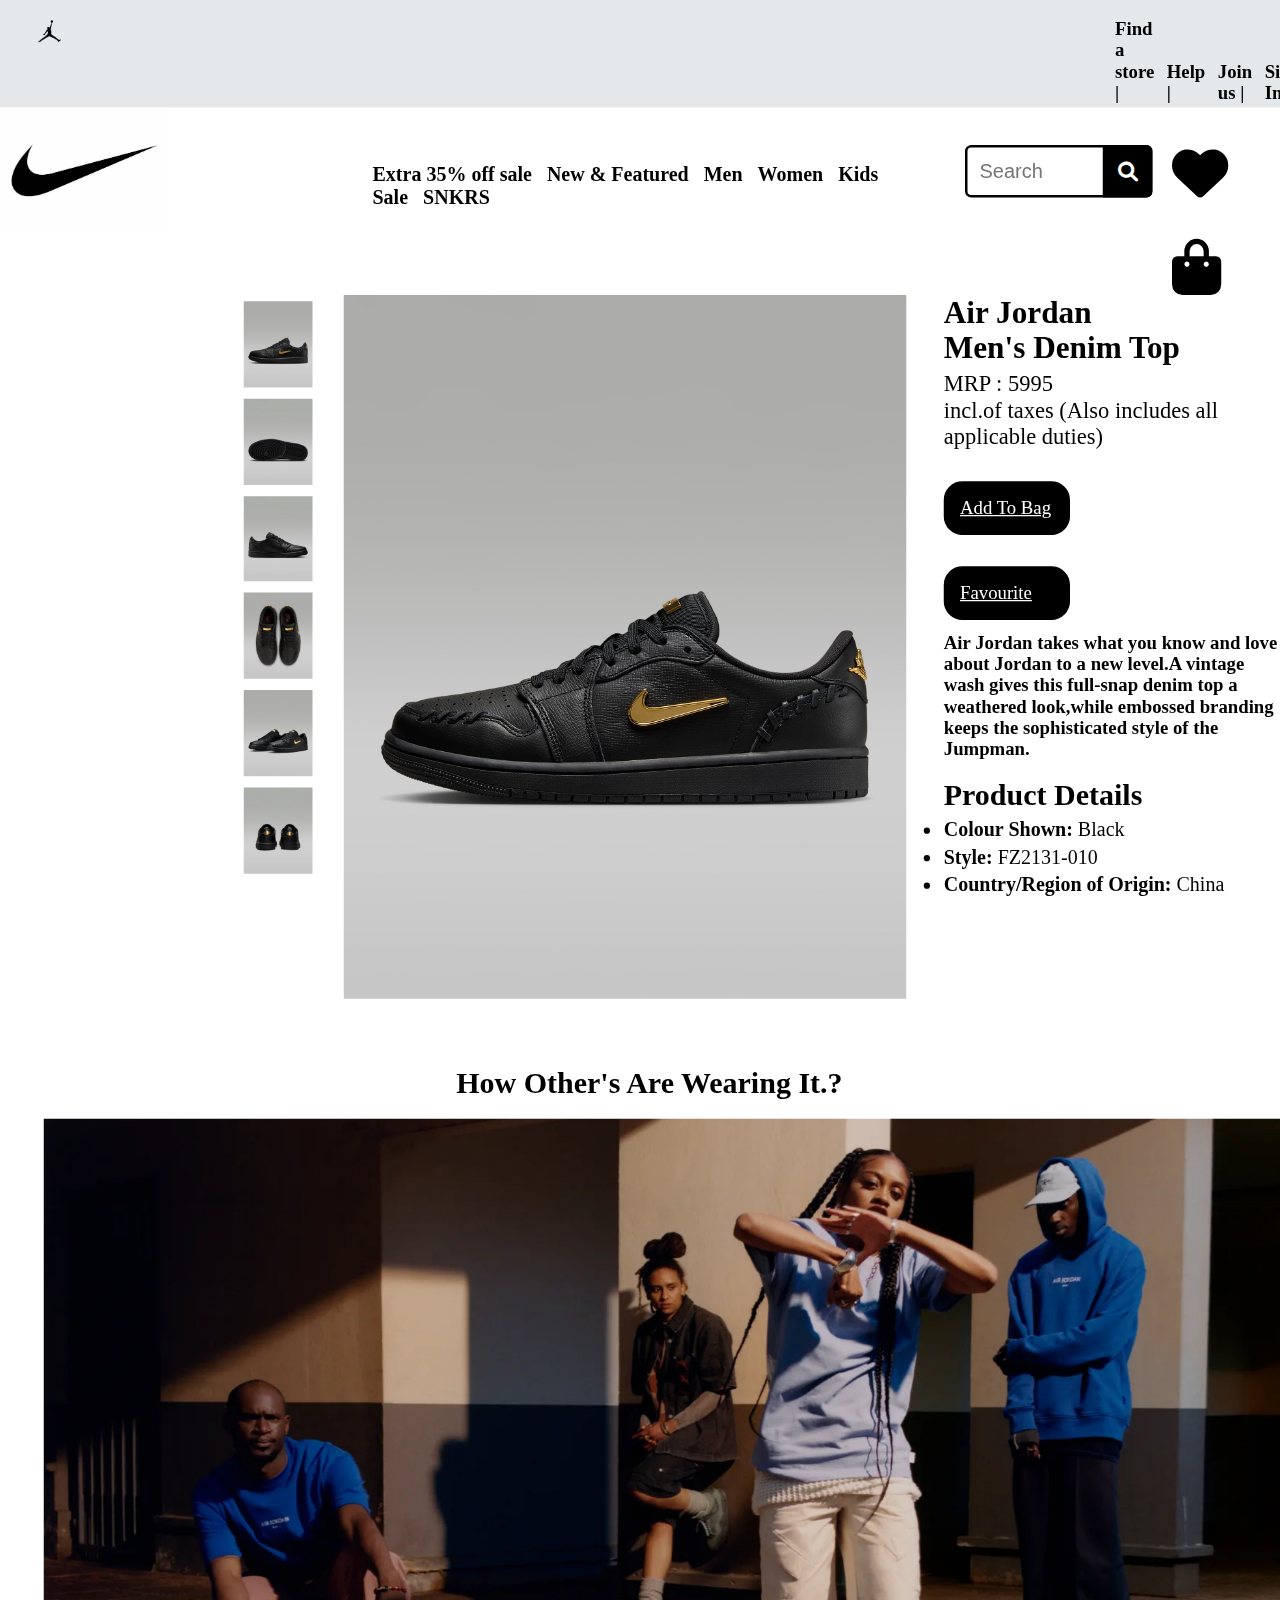
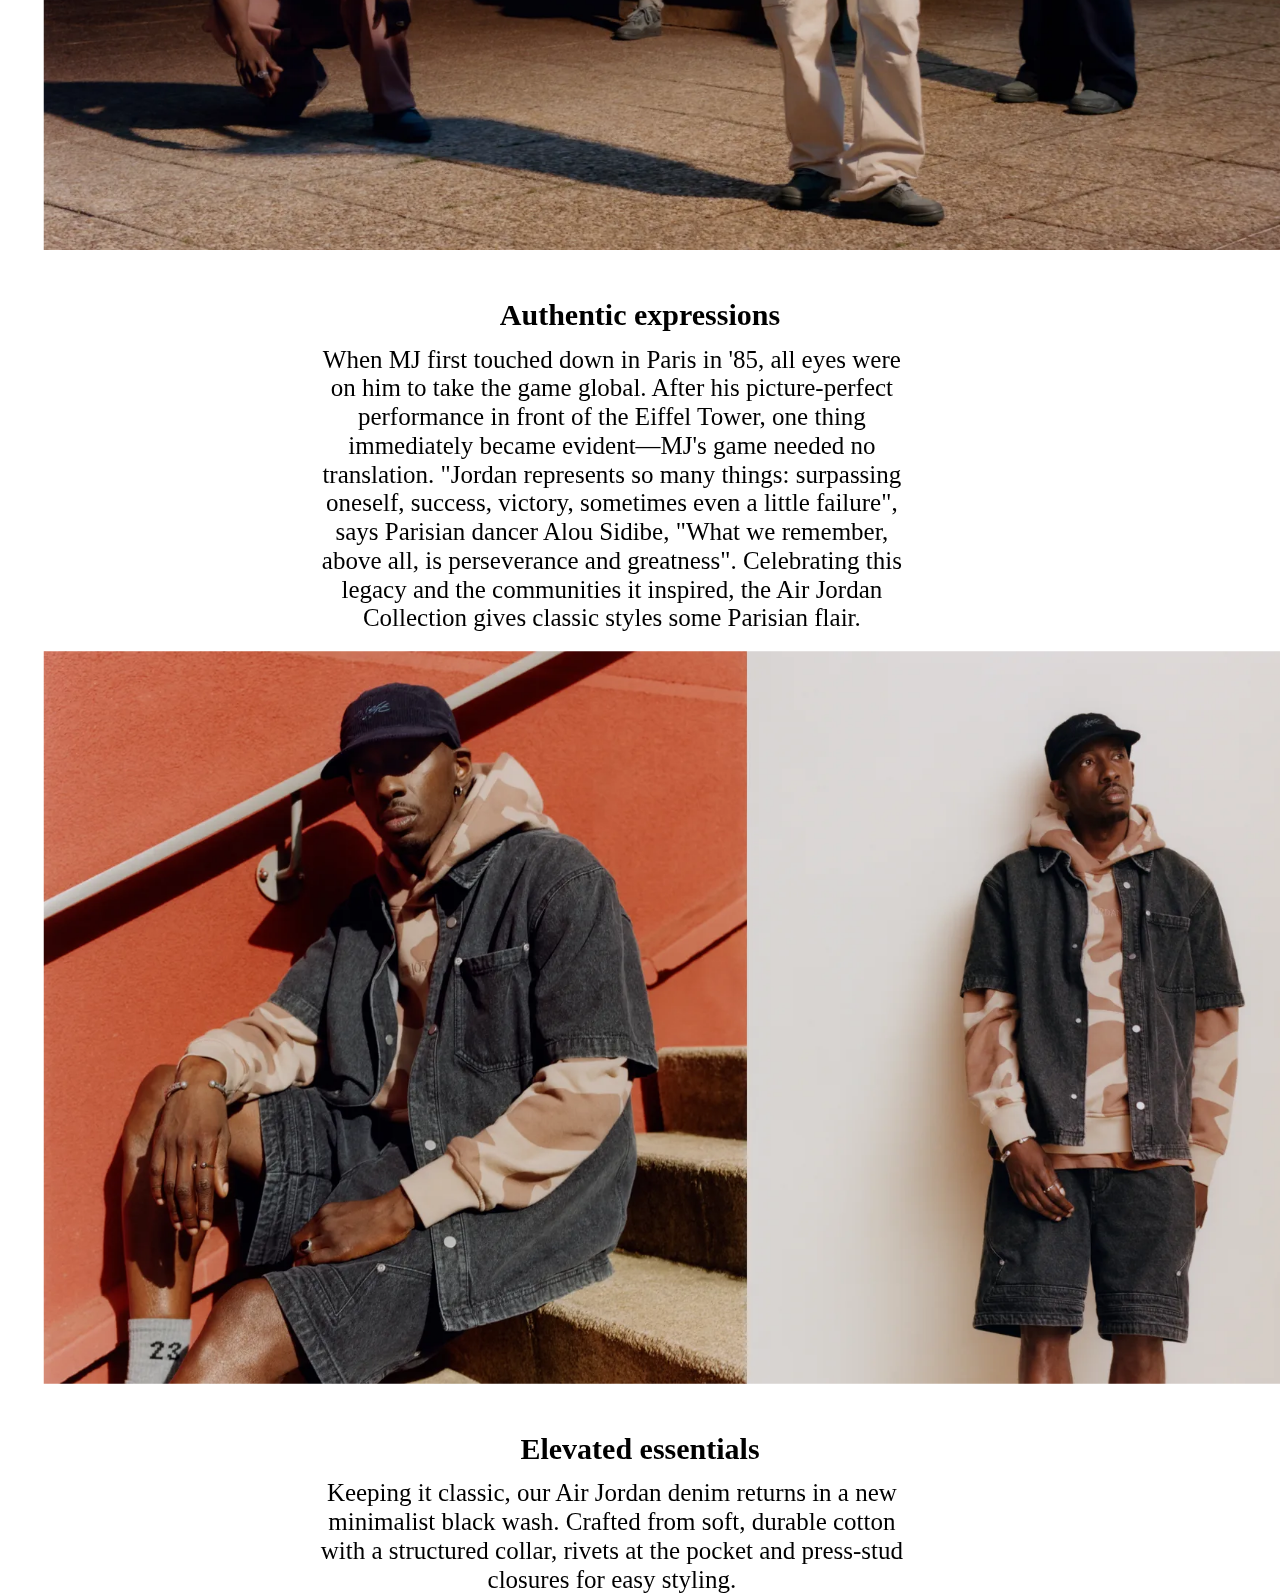
<file: shopdress3.html>
<!DOCTYPE html>
<html lang="en">
<head>
    <meta charset="UTF-8">
    <meta name="viewport" content="width=device-width, initial-scale=1.0">
    <link rel="stylesheet" href="Style.css">
    <link rel="stylesheet" href="https://cdnjs.cloudflare.com/ajax/libs/font-awesome/6.0.0-beta3/css/all.min.css">
    <title>Document</title> <style>
        body {
            transform: scale(1.25);
            transform-origin: top left; /* Scale from the top left corner */
            width: 80%; /* Adjust the width to fit the viewport */
            overflow-x: hidden; /* Prevent horizontal overflow */
        }
    </style>
</head>
<body>
    <section class="top1">
        <div class="logo">
            <a href="index.html"> 
            <img src="Air-Jordan-Logo-1 (1).png">
            </a>
        </div>
        <div class="notch">
                <a href="#">Find a store |</a>
                <a href="#">Help |</a>
                <a href="#">Join us      |</a>
                <a href="signuppage.html">Sign In</a>
        </div>
    </section>
        <Section class="top2">
            <div class="logo2nike">
                <img src="OIP.jpeg">
            </div>
            <div class="notch2">
                <a href="#">Extra 35% off sale</a>
                <a href="#">New & Featured</a>
                <a href="#">Men</a>
                <a href="#">Women</a>
                <a href="#">Kids</a>
                <a href="#">Sale</a>
                <a href="#">SNKRS</a>
            </div>
            <div class="search">
                <input type="text" placeholder="Search" field="required">
                <i class="fas fa-search"></i>
            </div>
            <div class="wishlist">
                <i class="fas fa-heart"></i>
                <i class="fas fa-shopping-bag" id="cart-toggle"></i>
                
            </div>

           

        </Section>

<section class="dress">
        <section class="imagedress">
            <div class="smallimage">
                <!-- <img src="M+J+AIR+JDN++TOP.jpeg"> -->
                <img src="WMNS+AIR+JORDAN+1+MM+LOW shoes.jpeg" alt="Small Image 2" onclick="changeImage('WMNS+AIR+JORDAN+1+MM+LOW shoes.jpeg')">
            </div>
            <div class="smallimage">
                <!-- <img src="M+J+AIR+JDN++TOP (1).jpeg"> -->
                <img src="shoes1.png" alt="Small Image 2" onclick="changeImage('shoes1.png')">
            </div>
            <div class="smallimage">
                <!-- <img src="M+J+AIR+JDN++TOP (2).jpeg"> -->
                <img src="shoes2.png" alt="Small Image 2" onclick="changeImage('shoes2.png')">
            </div>
            <div class="smallimage">
                <!-- <img src="M+J+AIR+JDN++TOP (3).jpeg"> -->
                <img src="shoes3.jpeg" alt="Small Image 2" onclick="changeImage('shoes3.jpeg')">
            </div>
            <div class="smallimage">
                <!-- <img src="M+J+AIR+JDN++TOP.png"> -->
                <img src="shoes4.jpeg" alt="Small Image 2" onclick="changeImage('shoes4.jpeg')">
            </div>
            <div class="smallimage">
                <!-- <img src="M+J+AIR+JDN++TOP (4).jpeg"> -->
                <img src="shoes5.png" alt="Small Image 2" onclick="changeImage('shoes5.png')">
            </div>
            
        </section>
        <section class="fullsizeimage">
            <div class="fulldress">
                <img id="full-image" img src="WMNS+AIR+JORDAN+1+MM+LOW shoes.jpeg">
            </div>
            
        </section>



<section class="imagedetails">

<div class="headerline1">
<p>Air Jordan</p>
<p>Men's Denim Top</p>
</div>
<div class="headerline2">
    <p>MRP : 5995</p>
    <p1>incl.of taxes</p1>
    <p1>(Also includes all applicable duties)</p1>
</div>
<div class="headerline3">
    <a href="#">Add To Bag</a>
    
</div>
<div class="headerline3">
    <a href="#">Favourite</a>
    
</div>
<div class="headerline4">
    <p>Air Jordan takes what you know and love about Jordan to a new level.A vintage wash gives this full-snap denim top a weathered look,while embossed branding keeps the sophisticated style of the Jumpman.</p>
</div>
<section class="headerline5">
    <h2>Product Details</h2>
    <ul>
        <li><strong>Colour Shown:</strong> Black</li>
        <li><strong>Style:</strong> FZ2131-010</li>
        <li><strong>Country/Region of Origin:</strong> China</li>
    </ul>
</section>


</section>


        </section>

        <section class="elevated">

<div class="elevation">
    <h2>How Other's Are Wearing It.?</h2>
</div>
<div class="wearningimage">
    <img src="image.jpg">
</div>

        </section>
        <div class="elevation2">
            <h2>Authentic expressions</h2>
        </div>
        <div class="wearningimage">
           <p>When MJ first touched down in Paris in '85, all eyes were on him to take the game global. After his picture-perfect performance in front of the Eiffel Tower, one thing immediately became evident—MJ's game needed no translation. "Jordan represents so many things: surpassing oneself, success, victory, sometimes even a little failure", says Parisian dancer Alou Sidibe, "What we remember, above all, is perseverance and greatness". Celebrating this legacy and the communities it inspired, the Air Jordan Collection gives classic styles some Parisian flair.</p>
           <img src="image (1).jpg">
        </div>
        <div class="elevation2">
            <h2>Elevated essentials</h2>
        </div>
        <div class="wearningimage">
           <p>Keeping it classic, our Air Jordan denim returns in a new minimalist black wash. Crafted from soft, durable cotton with a structured collar, rivets at the pocket and press-stud closures for easy styling.</p>
           
        </div>

        
              




<script>
    function changeImage(imageSrc) {
    document.getElementById('full-image').src = imageSrc;
}
window.onload = function() {
        window.scrollTo(0, 0); // Scroll to top after loading
    };
</script>



</body>
</html>
</file>
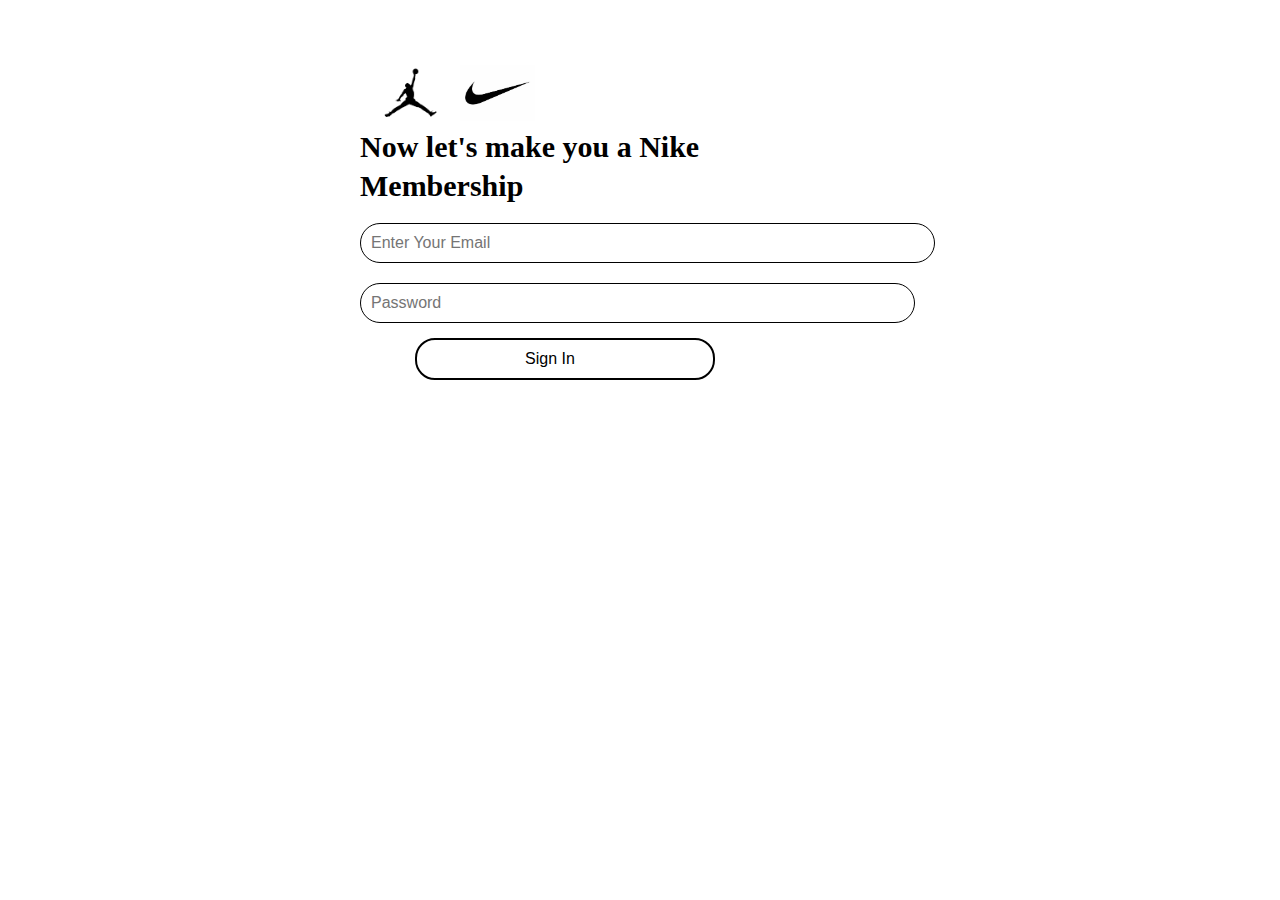
<file: signin.html>
<!DOCTYPE html>
<html lang="en">
<head>
    <meta charset="UTF-8">
    <meta name="viewport" content="width=device-width, initial-scale=1.0">
    <link rel="stylesheet" href="login.css">
    <title>Signin</title>

</head>
<body>
    <div class="login">
        <div class="logos">
            <div class="logo1">
                    <img src="Air-Jordan-Logo-1 (1).png">
            </div>
            <div class="logo2">
                    <img src="OIP.jpeg">
            </div>
        </div>

<div class="text">

<h3 class="text1">Now let's make you a Nike</h3>
<h3 class="text2">Membership</h3>

</div>

<div class="email">
<input type="email" placeholder="Enter Your Email" field="required">
</div>



<div class="password">
<input type="password" placeholder="Password" field="required">
</div>



<div class="signup">
<button type="submit">Sign In</button>

</div>
</div>

</body>

</html>
</file>
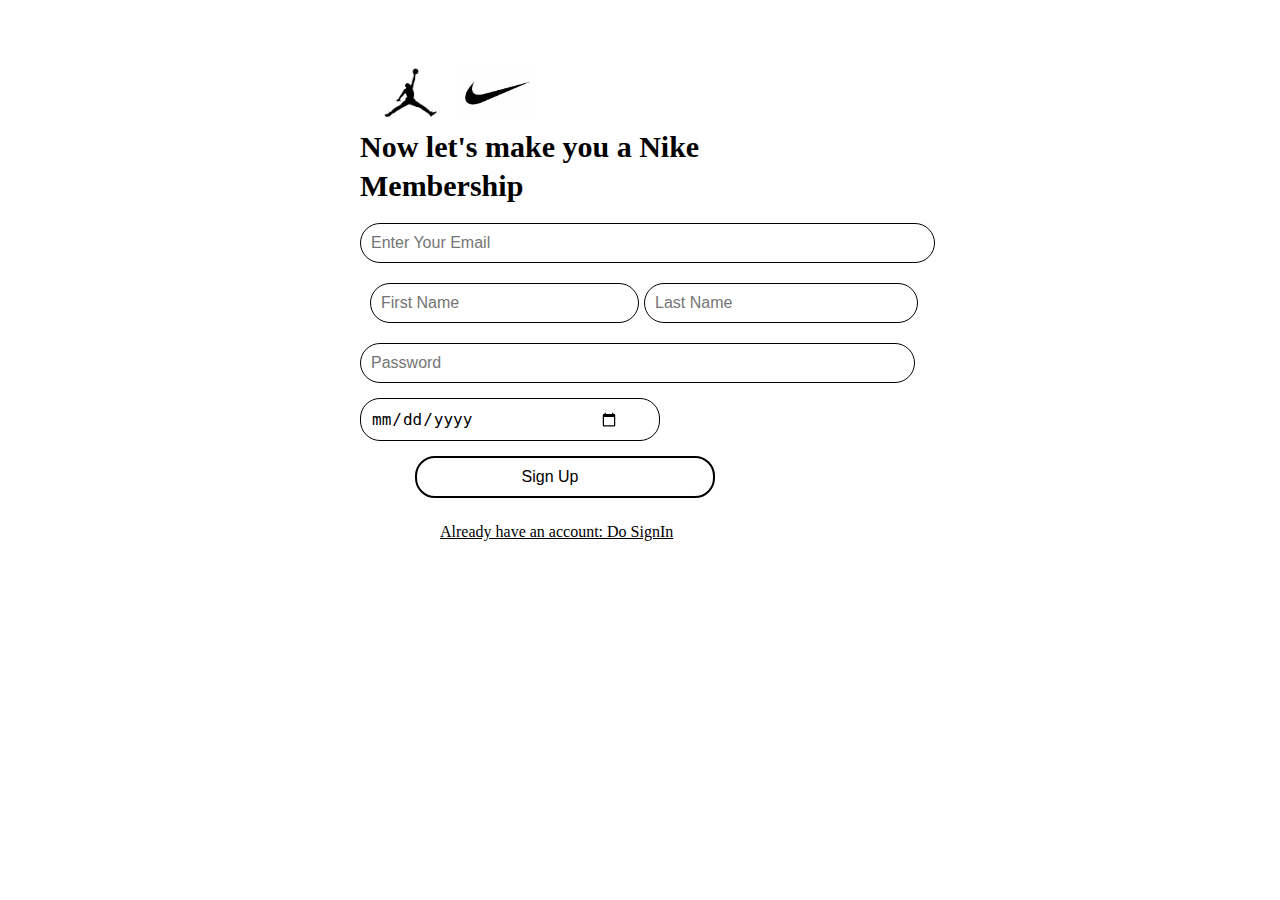
<file: signuppage.html>
<!DOCTYPE html>
<html lang="en">
<head>
    <meta charset="UTF-8">
    <meta name="viewport" content="width=device-width, initial-scale=1.0">
    <link rel="stylesheet" href="login.css">
    <title>SignUp</title>
</head>
<body>
    <div class="login">
            <div class="logos">
                <div class="logo1">
                        <img src="Air-Jordan-Logo-1 (1).png">
                </div>
                <div class="logo2">
                        <img src="OIP.jpeg">
                </div>
            </div>

<div class="text">

    <h3 class="text1">Now let's make you a Nike</h3>
    <h3 class="text2">Membership</h3>

</div>

<div class="email">
    <input type="email" placeholder="Enter Your Email" field="required">
</div>
<div class="firstlast">
<div class="first">
    <input type="text" placeholder="First Name" field="required">
</div>
<div class="last">
    <input type="text" placeholder="Last Name" field="required">
</div>

</div>
<div class="password">
    <input type="password" placeholder="Password" field="required">
</div>



<div class="dob">
    <input type="date" placeholder="date-of-Birth" field="required">
    
</div>
<div class="signup">
<button type="submit">Sign Up</button>

</div>

<div class="hr">

<a href="signin.html">Already have an account: Do SignIn</a>
</div>
</div>

    
</body>
</html>
</file>
<file: Style.css>
*{
    margin:0;
    padding: 0;
}
.top1{
    background-color: rgb(228, 232, 235);
    display :flex;
    padding-bottom: 3px;

}
.logo img{
  width:35px;
  margin-left: 22px;
  margin-top: 15px;
}

.notch{
    
   display: flex;
   align-items: end;
   margin-left: 835px;
   margin-top: 15px;
  
    
}
.notch a{
   color: black;
   font-size:15px;
   font-style:initial;
   font-weight: 800;
   margin-right: 10px;
   text-decoration: none;
   }

   .logo2nike img{
    width:135px;
   }
   .top2{
    display:flex;
    
   }
   .notch2{
    margin-left: 155px;
    margin-top: 45px;
   }
   .notch2 a{
    margin-left: 8px;
    color: black;
    text-decoration: none;
    font-weight: bold;
    
   }
   .top3{
    background-color: rgb(228, 232, 235);
    padding: 25px;
   }
.notch3 .header{
            text-align: center;
   }
   .notch3 .para{
    text-align: center;
}
.logo3 img{
    width:295px;
    margin-left: 475px;
    margin-top: 15px;
}
.notch4 {
    margin-left: 355px;
    margin-top: 45px;
}
.notch4 a{
    margin-left: 30px;
    margin-top: 45px;
    text-decoration: none;
    color: black;
    font-weight: 900;
}
.imagesection img{
    width: 1125px;
    margin-top: 55px;
    margin-left: 35px;
}
.air4{
    text-align: center;
    margin-top: 55px;
}

.air4 .what{
    margin-top: 15px;
}
.air4 .re{
    margin-top: 10px;
}
.title h1{
    margin-top: 55px;
    margin-left: 20px;

}
.ramp{
    display: flex;
}
.img1 img{
    margin-top: 10px;
    width: 350px;
    margin: 20px
}
.img1 a{
    text-decoration: none;
    margin-left: 30px;
    border: 1px solid black;
    padding: 10px;
    background-color: black;
    color: white;
    border-radius: 55px;
    
}
.img1 h1{
    margin-left: 30px;
    margin-bottom: 25px;
}
.img2 img{
    width:350px;
    margin-left: 25px;
}
.essentimages{
    display: flex;
}
.essettitle h1{

    margin-top: 65px;
    margin-left: 55px;
    margin-bottom: 15px;
}
.img2 h1{
    margin-top: 25px;
    margin-left: 55px;
}
.blanktitle{
    display: flex;
    margin-top: 105px;
    margin-left: 55px;
    /* justify-content: space-around; */
    border-bottom: 1px solid black;
}
.jordanshoes{
    margin-left: 45px;
}
.jordanshoes h1{
    margin-bottom: 12px;
}
.jordanshoes h3{
    margin-bottom: 12px;
    color: rgb(102, 79, 79);
}
.media{
    display:flex;
    margin-top: 105px;
    margin-left: 55px;
    /* justify-content: space-around; */
    border-bottom: 1px solid black;
}

.mediatek{
    margin-left: 45px;

}
.mediatek h1{
    margin-bottom: 12px;
}
.mediatek h3{
    margin-bottom: 3px;
   
    color: rgb(102, 79, 79);
}

.essentials{
    overflow-y: auto;
    flex-direction: column; 
}
/* .footer2{
    background-color: aliceblue;
} */
.footer{
    background-color: rgb(209, 209, 209);
    padding: 5px;
}
.corpo{
    display:flex;
    margin-top: 45px;
}
.corpo p{
    display:flex;
    margin-left: 55px;
    
}

.popular{
    display: flex;
    /* justify-content: space-between; */
    overflow-y: auto;
    
    /* flex-direction: column;  */
}
.popular img{
    width: 320px;
    margin-left: 40px;
    
}
.popular p{
    width: 320px;
    margin-left: 56px;
    margin-top: 10px;
    font-weight: 800;

    
}
.pop h1{
        margin-left: 55px;
        margin-top: 55px;
        margin-bottom: 30px;
}
.appeal{
    margin-top: 35px;
    margin-bottom: 35px;
}
.line1{
    text-align: center;
    font-size: 30px;

}
.line2{
    text-align: center;
    font-size: 40px;
    font-weight: 900;

}
.line3{
    text-align: center;
    font-weight: 100;
    margin-bottom: 35px;

}
.line4 a{
    text-decoration: none;
    margin-left: 556px;
    
    
    border: 1px solid black;
    padding: 10px;
    background-color: black;
    color: white;
    border-radius: 55px;
}
.search {
    position: relative; /* Make the parent container relative */
    width: 175px; /* Adjust as needed */
    margin-left: 35px;
    margin-top: 30px;
}

.search input[type="text"] {
    width: 100%; /* Full width of the container */
    padding: 10px 40px 10px 10px; /* Add padding to make space for the icon */
    font-size: 16px; /* Font size of the input text */
    border: 2px solid #000000; /* Border around the input */
    border-radius: 5px; /* Rounded corners */
    box-sizing: border-box; /* Ensure padding doesn't affect width */
}

.search i.fas.fa-search {
    position: absolute; /* Position the icon inside the input */
    right: 0; /* Place the icon at the right edge of the input */
    top: 0; /* Align the icon at the top edge */
    height: 42px; /* Make the icon's height match the input's height */
    width: 40px; /* Set a fixed width for the icon background */
    background-color: black; /* Set the background color to black */
    color: white; /* Set the icon color to white */
    display: flex; /* Use flexbox to center the icon */
    align-items: center; /* Vertically center the icon */
    justify-content: center; /* Horizontally center the icon */
    border-top-right-radius: 5px; /* Match the input's border radius */
    border-bottom-right-radius: 5px; /* Match the input's border radius */
    cursor: pointer; /* Prevent icon from blocking input clicks */
}

.wishlist i.fas.fa-heart{
margin-left: 15px;
margin-top: 30px;
font-size: 45px;
size: 15px;
cursor: pointer;
}
.wishlist i.fas.fa-shopping-bag{
    margin-left: 15px;
    margin-top: 30px;
    font-size: 45px;
    size: 15px;
    cursor: pointer;
    }
    .wishlist:hover {
        color: #a08674; /* Change color on hover */
    }
    .image1 button{
        margin-top: 11px;
        margin-left: 50px;
        border: 1px solid black;
        width: 111px;
        text-align: center;
        color: white;
        background-color: black;
        padding: 4px;
        border-radius: 25px;
        cursor :pointer;
        margin-bottom: 15px;
        
    }
    .cart{
width: 500px;
height: auto;
margin-top: 15px;
margin-left: 15px;
background-color: black;

}
.container1{
    display: flex;

}
    .selectedimage img{
width: 150px;
margin-left: 15px;
margin-top: 15px;
margin-bottom: 15px;
    }
    .selectedtitle p{
        margin-left: 30px;
        color: white;
        margin-top: 35px;
        margin-bottom: 35px;

    }
    .selectedtitle a{
        margin-top: 35px;
        color: white;
        margin-left: 90px;
    }
    .cart-section {
        display: none; /* Hide by default */
        position: absolute; /* Or fixed, depending on your layout */
        top: 50px; /* Adjust as needed */
        right: 10px; /* Adjust as needed */
        background: white; /* Background color */
        border: 1px solid #ddd; /* Border color */
        padding: 20px; /* Padding */
        box-shadow: 0 0 10px rgba(0, 0, 0, 0.1); /* Optional shadow */
        z-index: 1000; /* Ensure it's on top */
        width: 300px; /* Adjust width as needed */
        height: 550px;
    }
    
    .cart-header {
        display: flex;
        justify-content: space-between;
        align-items: center;
    }
    
    .cart-header h2 {
        margin: 0;
    }
    
    .cart-header .fa-times {
        cursor: pointer;
        font-size: 1.5em;
        color: #333; /* Adjust color as needed */
    }
    
    #cart-items {
        max-height: 500px; /* Adjust as needed */
        overflow-y: auto; /* Scroll if needed */
        margin-bottom: 20px; /* Space before total price */
    }
    
    .cart-item {
        justify-content: space-between;
        align-items: center;
        border-bottom: 1px solid #ddd; /* Border between items */
        padding: 10px ; /* Padding around each item */
        margin-top: 5px;
    }
    
    .cart-item-image{
        width:200px;
        margin-left:50px;
        margin-top: 10px;
    }
    .cart-item p{
       font-size: 20px;
       position: relative;
       bottom: 9px;
       margin-left: 50px;
       margin-top: 15px;
      
    }
    .cart-item button{
        bottom: 9px;
        margin-left: 50px;
        margin-top: 5px;
        background-color: #000000;
        color: white;
        padding: 5px;
        border: 1px solid black;
        border-radius: 10px;
    }


    .imagedress{

        margin-left: 195px;
    }
    .smallimage img{
        width: 55px;
        margin-top: 5px;
    }
    .dress{
        display: flex;

    }
    .fulldress img{
        width: 450px;
        margin-left: 25px;
    }
    .imagedetails{
        margin-left: 30px;
    }
    .headerline1{
        font-weight: 900;
        font-size:25px;
        margin-bottom: 5px;
    }
    .headerline2{
        font-weight: 100;
        font-size:18px;
        margin-bottom: 5px;
    }
    .headerline3{
        font-weight: 100;
        font-size:15px;
        margin-bottom: 5px;
        margin-top: 25px;
        border: 1px solid black;
        width: 75px;
        padding: 12px;
        background-color: black;
        border-radius: 15px;
        
    }
    .headerline3 a{
        color: white;
        font-weight: 400;
        text-align: center;
    }
    .headerline4{
        margin-top: 10px;
        font-style:normal;
        font-weight: 600;
        font-size: 15px;
        margin-bottom: 8px;


    }
    .headerline5 h2{
    margin-top: 15px;
    margin-bottom: 5px;
    }

.headerline5 ul li{
    margin-bottom: 4px;
}
.elevated{
    margin-top: 50px;
}
.elevation h2{
    margin-left: 15px;
    text-align: center;
    margin-bottom: 15px;
}
.wearningimage img{
    width:1125px;
    margin-left: 35px;
    margin-bottom: 35px;
}
.elevation2 h2{
    text-align: center;
    margin-bottom: 10px;
}
.wearningimage p{
    font-size: 20px;
    margin-left: 255px;
    text-align: center;
    margin-right: 300px;
    margin-bottom: 15px;
    font-family: 'Times New Roman', Times, serif;
}
.image1 a{
    margin-left: 3px;
    border: 1px solid black;
    padding: 7px;
    color: white;
    background-color: black;
    border-radius: 15px;
    border-width: 4px;


}
</file>
<file: login.css>
*{
    margin: 0px;
    padding:0px;
}
.login{
    background-color: rgb(255, 255, 255);
    padding: 10px;
    width: 575px;
    margin-left: 350px;
    margin-top: 40px;
    height: auto;
}
.logos{
    display: flex;
}
.logo1 img{
    width: 100px;
    margin-top: 15px;
    
}
.logo2 img{
    width: 75px;
    margin-top: 15px;
}
.text1{
    margin-top: 5px;
    margin-bottom: 5px;
    font-style: normal;
    font-size: 30px;
}
.text2{
    margin-top: 5px;
    margin-bottom: 5px;
    font-style: normal;
    font-size: 30px;
}
.email{

    margin-top: 20px;
  

}
.email input[type="email"]{
    width: 100%; /* Full width of the container */
    padding: 10px 40px 10px 10px; /* Add padding to make space for the icon */
    font-size: 16px; /* Font size of the input text */
    border: 2px solid #000000; /* Border around the input */
    border-radius: 20px; /* Rounded corners */
    box-sizing: border-box; /* Ensure padding doesn't affect width */
    border: 1px solid black;
    text-decoration: none;

}
.firstlast{
    display: flex;
    margin-top: 20px;
}
.first input[type="text"]{
    width: 100%; /* Full width of the container */
    padding: 10px 40px 10px 10px; /* Add padding to make space for the icon */
    font-size: 16px; /* Font size of the input text */
    border: 2px solid #000000; /* Border around the input */
    border-radius: 20px; /* Rounded corners */
    box-sizing: border-box; /* Ensure padding doesn't affect width */
    border: 1px solid black;
    text-decoration: none;
    margin-left: 10px;

}
.last input[type="text"]{
    width: 100%; /* Full width of the container */
    padding: 10px 40px 10px 10px; /* Add padding to make space for the icon */
    font-size: 16px; /* Font size of the input text */
    border: 2px solid #000000; /* Border around the input */
    border-radius: 20px; /* Rounded corners */
    box-sizing: border-box; /* Ensure padding doesn't affect width */
    border: 1px solid black;
    text-decoration: none;
    margin-left: 15px;

}
.password input[type="password"]{
    width: 555px; /* Full width of the container */
    padding: 10px 40px 10px 10px; /* Add padding to make space for the icon */
    font-size: 16px; /* Font size of the input text */
    border: 2px solid #000000; /* Border around the input */
    border-radius: 20px; /* Rounded corners */
    box-sizing: border-box; /* Ensure padding doesn't affect width */
    border: 1px solid black;
    text-decoration: none;
   

}
.password{
    display: flex;
    margin-top: 20px;
}
.dob{
    margin-top: 15px;
    
}
.dob input[type="date"]{
    width: 300px; /* Full width of the container */
    padding: 10px 40px 10px 10px; /* Add padding to make space for the icon */
    font-size: 16px; /* Font size of the input text */
    border: 2px solid #000000; /* Border around the input */
    border-radius: 20px; /* Rounded corners */
    box-sizing: border-box; /* Ensure padding doesn't affect width */
    border: 1px solid black;
    text-decoration: none;
   

}
.signup{
    margin-top: 15px;
    margin-left: 55px;
    
}


.signup button {
    width: 300px; /* Full width of the container */
    padding: 10px 40px 10px 10px; /* Add padding to make space for the icon */
    font-size: 16px; /* Font size of the button text */
    border: 2px solid #000000; /* Border around the button */
    border-radius: 20px; /* Rounded corners */
    box-sizing: border-box; /* Ensure padding doesn't affect width */
    background-color: transparent; /* Make background transparent */
    cursor: pointer; /* Change cursor to pointer */
    text-align: center; /* Center text inside button */
    color: #000000; /* Text color */
    text-decoration: none; /* Remove underline from text */
    display: inline-block; /* Make button inline-block for better layout */
}

.signup button:hover {
    background-color: #f0f0f0; /* Background color on hover */
}
.hr{
   margin-top: 25px;
   margin-left: 80px; 
}
.hr a{
color: #000000;
font-weight: 500;
}
</file>
